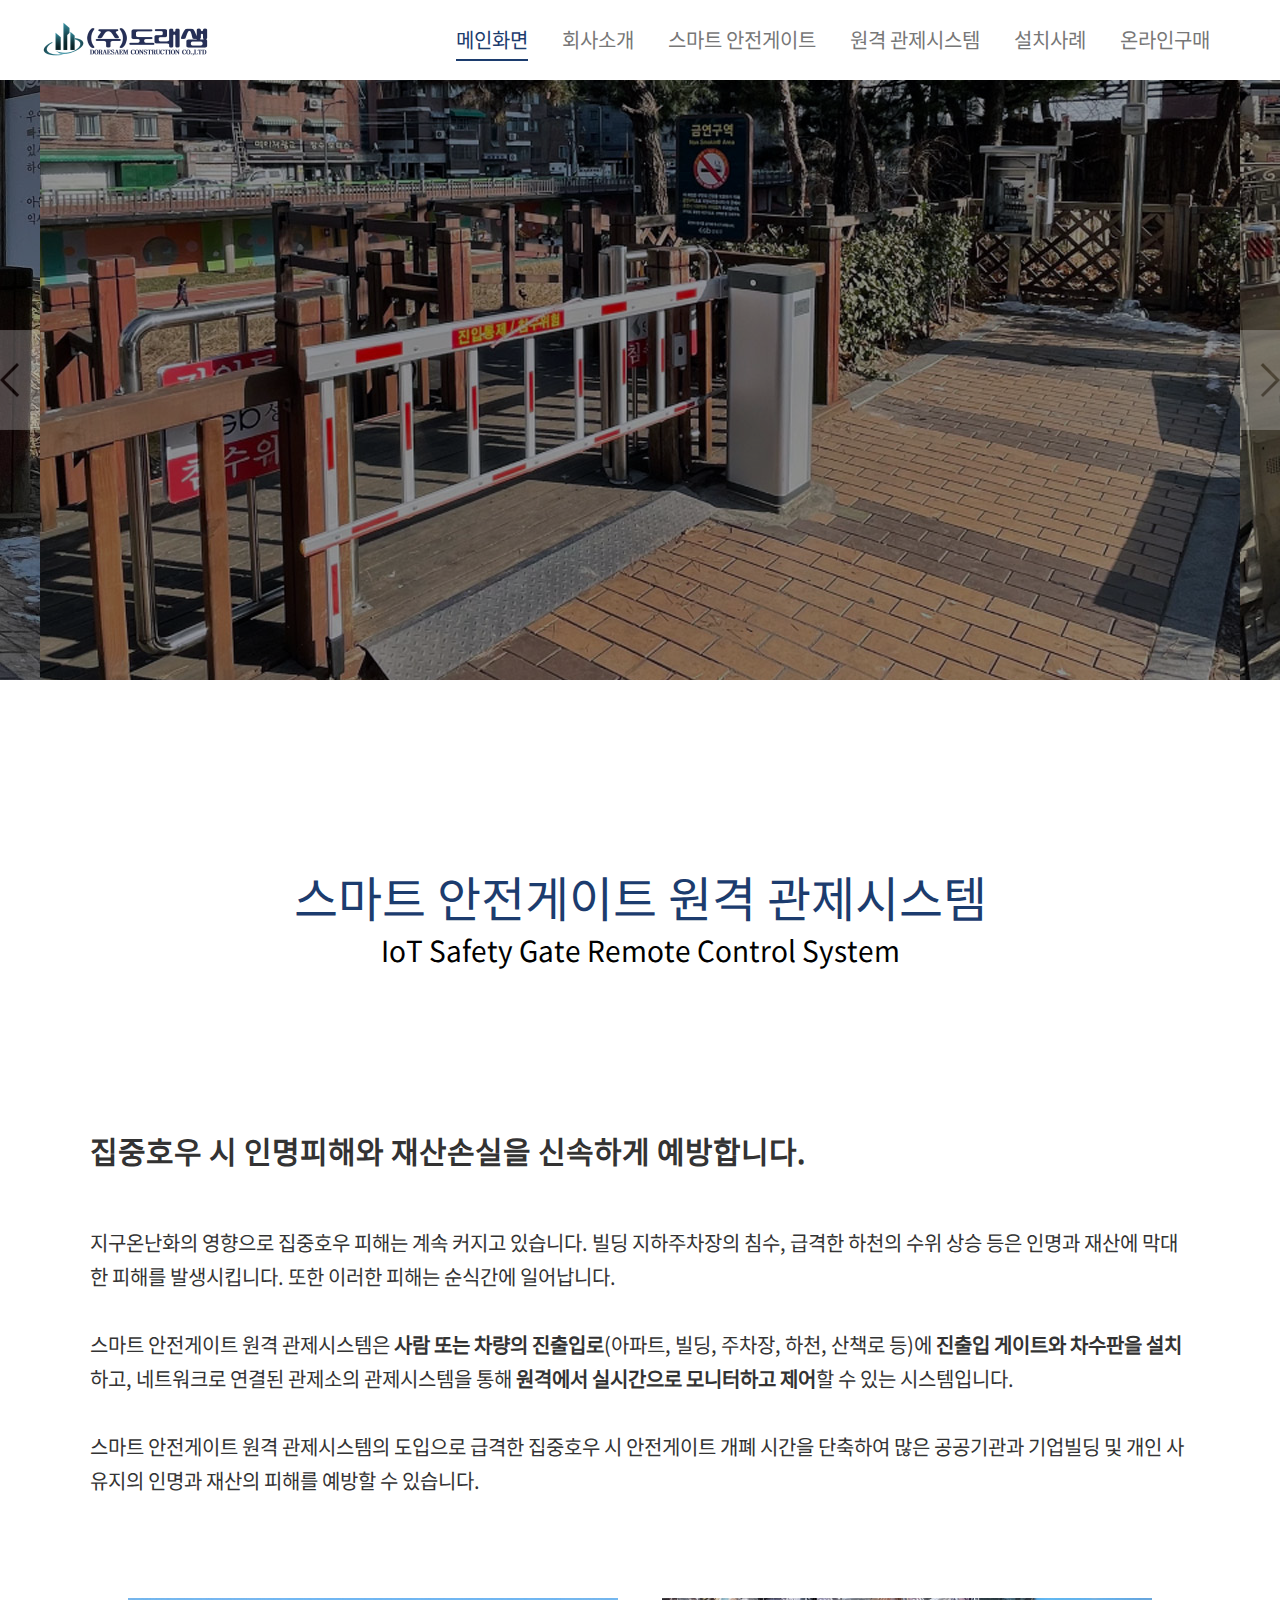
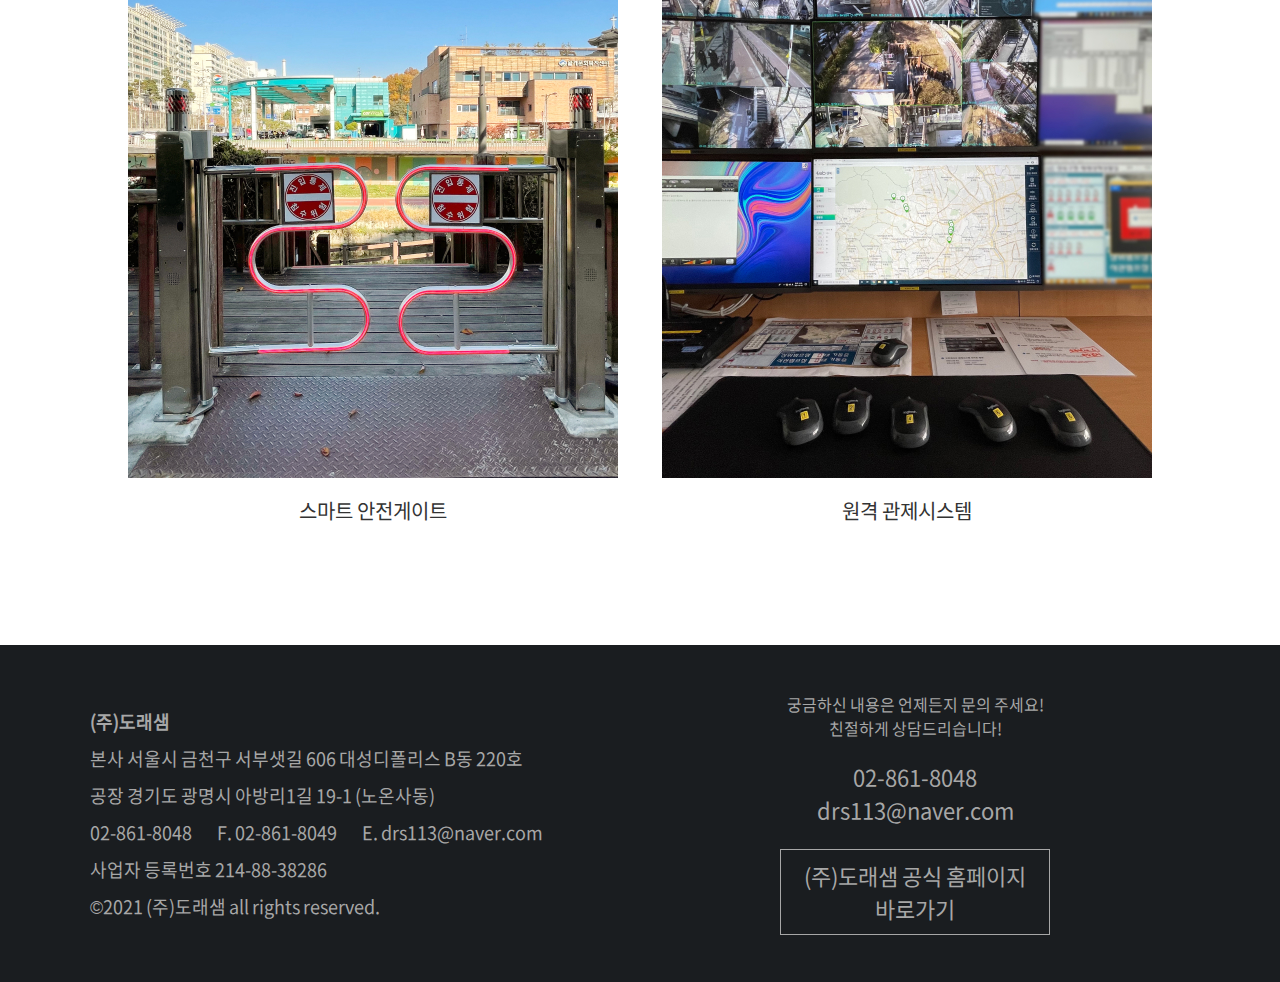
<file: html/index.html>
<!DOCTYPE html>
<html lang="ko">
<head>
    <meta charset="UTF-8">
    <meta name="viewport" content="width=device-width, initial-scale=1.0, maximum-scale=1.0, minimum-scale=1.0, user-scalable=no">
    <title>도래샘</title>
    <link rel="stylesheet" type="text/css" href="../css/reset.css">
    <link rel="stylesheet" type="text/css" href="../css/style.css">
    <link rel="stylesheet" type="text/css" href="../css/slick.css"/>
    <link rel="stylesheet" type="text/css" href="../css/slick-theme.css"/>
</head>
<body>
    <div id="header">
        <div class="inner">
            <div class="logo_area">
                <a href="index.html">(주)도래샘</a>
            </div>

            <button class="btn_nav"><span>메뉴 펼치기</span></button>
            
            <nav>
                <ul>
                    <li class="selected"><a href="index.html">메인화면</a></li>
                    <li><a href="company.html">회사소개</a></li>
                    <li><a href="smartgate.html">스마트 안전게이트</a></li>
                    <li><a href="system.html">원격 관제시스템</a></li>
                    <li>
                        <a href="javascript:void(0);">설치사례</a>
                        <ul class="sub">
                            <li><a href="gallery.html">진출입 안전게이트</a></li>
                            <li><a href="gallery.html">차수판</a></li>
                        </ul>                        
                    </li>
                    <li><a href="eshop.html">온라인구매</a></li>
                </ul>
            </nav>
        </div>
    </div>

    <div id="container">
        <!-- main slide -->
        <div id="main_slide">
            <!-- 첫번째 슬라이드가 가운데에 오도록 하기 위해서는 5-1-2-3-4 순으로 이미지 지정 /*필수*/ -->
            <button class="slide_item" data-modal="img_modal">
                <img src="../images/@temp_gate02_1200_800.jpg" alt="다섯번째 슬라이드">
            </button>
            <button class="slide_item" data-modal="img_modal">
                <img src="../images/@temp_gate01_1200_800.jpg" alt="첫번째 슬라이드">
            </button>
            <button class="slide_item" data-modal="img_modal">
                <img src="../images/@temp_gate02_1200_800.jpg" alt="두번째 슬라이드">
            </button>
            <button class="slide_item" data-modal="img_modal">
                <img src="../images/@temp_gate03_1200_800.jpg" alt="세번째 슬라이드">
            </button>
            <button class="slide_item" data-modal="img_modal">
                <img src="../images/@temp_gate01_1200_800.jpg" alt="네번째 슬라이드">
            </button>
        </div>
        <!-- //main slide -->

        <div class="content">
            <div class="inner">
                <h2>스마트 안전게이트 원격 관제시스템<p>IoT Safety Gate Remote Control System</p></h2>
                <h3>집중호우 시 인명피해와 재산손실을 신속하게 예방합니다.</h3>
                <p class="txt">
                    지구온난화의 영향으로 집중호우 피해는 계속 커지고 있습니다. 빌딩 지하주차장의 침수, 급격한 하천의 수위 상승 등은 인명과 재산에 막대한 피해를 발생시킵니다. 또한 이러한 피해는 순식간에 일어납니다.<br><br>
                    스마트 안전게이트 원격 관제시스템은 <b>사람 또는 차량의 진출입로</b>(아파트, 빌딩, 주차장, 하천, 산책로 등)에 <b>진출입 게이트와 차수판을 설치</b>하고, 네트워크로 연결된 관제소의 관제시스템을 통해 <b>원격에서 실시간으로 모니터하고 제어</b>할 수 있는 시스템입니다.<br><br>
                    스마트 안전게이트 원격 관제시스템의 도입으로 급격한 집중호우 시 안전게이트 개폐 시간을 단축하여 많은 공공기관과 기업빌딩 및 개인 사유지의 인명과 재산의 피해를 예방할 수 있습니다.
                </p>
                <div class="img_box">
                    <div class="img">
                        <a href="smartGate.html"><img src="../images/img_photo01.jpg" alt="시공 이미지"></a>
                        <p>스마트 안전게이트</p>
                    </div>
                    <div class="img">
                        <a href="system.html"><img src="../images/img_photo02.jpg" alt="시스템 이미지"></a>
                        <p>원격 관제시스템</p>
                    </div>
                </div>
            </div>
        </div>
    </div>

    <div id="footer">
        <div class="inner">
            <div class="info">
                <p>
                    <b>(주)도래샘</b><br>
                    본사  서울시 금천구 서부샛길 606 대성디폴리스 B동 220호<br>
                    공장  경기도 광명시 아방리1길 19-1 (노온사동)<br>
                    <span>02-861-8048</span><span>F. 02-861-8049</span><span>E. drs113@naver.com</span><br>
                    사업자 등록번호 214-88-38286<br>
                    ©2021 (주)도래샘 all rights reserved.
                </p>
            </div>
            <div class="info">
                <p>
                    <span>궁금하신 내용은 언제든지 문의 주세요!<br>친절하게 상담드리습니다!</span>
                    02-861-8048<br>drs113@naver.com
                    <a href="http://www.doraesaem.co.kr/" target="_blank">(주)도래샘 공식 홈페이지<br>바로가기</a>
                </p>
            </div>
        </div>
    </div>

    <!-- 슬라이드 이미지 크게보기 팝업 -->
    <div class="modal_wrap img_modal">
        <div class="modal">
            <button class="btn_close" onclick="closeModal();"><span class="blind">닫기</span></button>
            <img src="../images/@temp_gate01_1200_800.jpg" alt="첫번째 슬라이드">
        </div>
    </div>
    <!-- //슬라이드 이미지 크게보기 팝업 -->

    <script src="../js/jquery.min.js"></script>
    <script src="../js/common.js"></script>
    <script src="../js/slick.min.js"></script>
    </body>
</html>
</file>
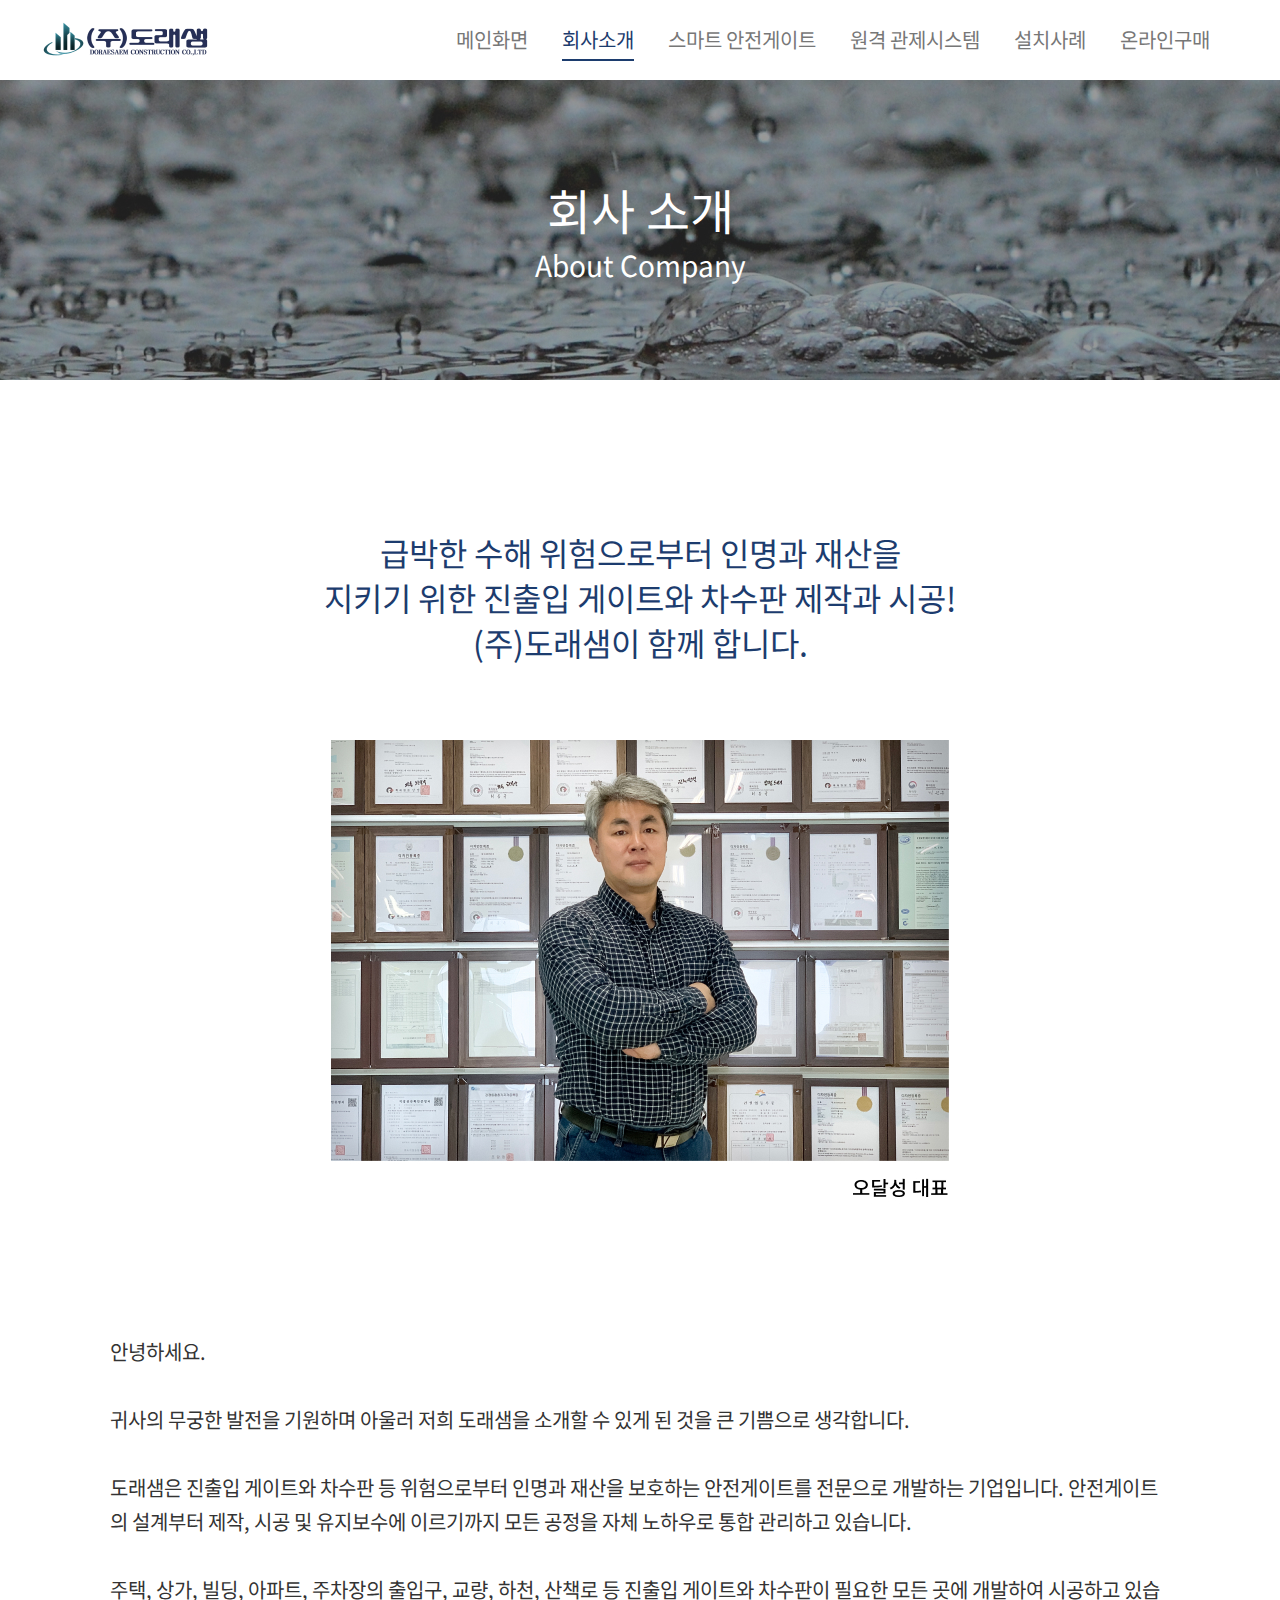
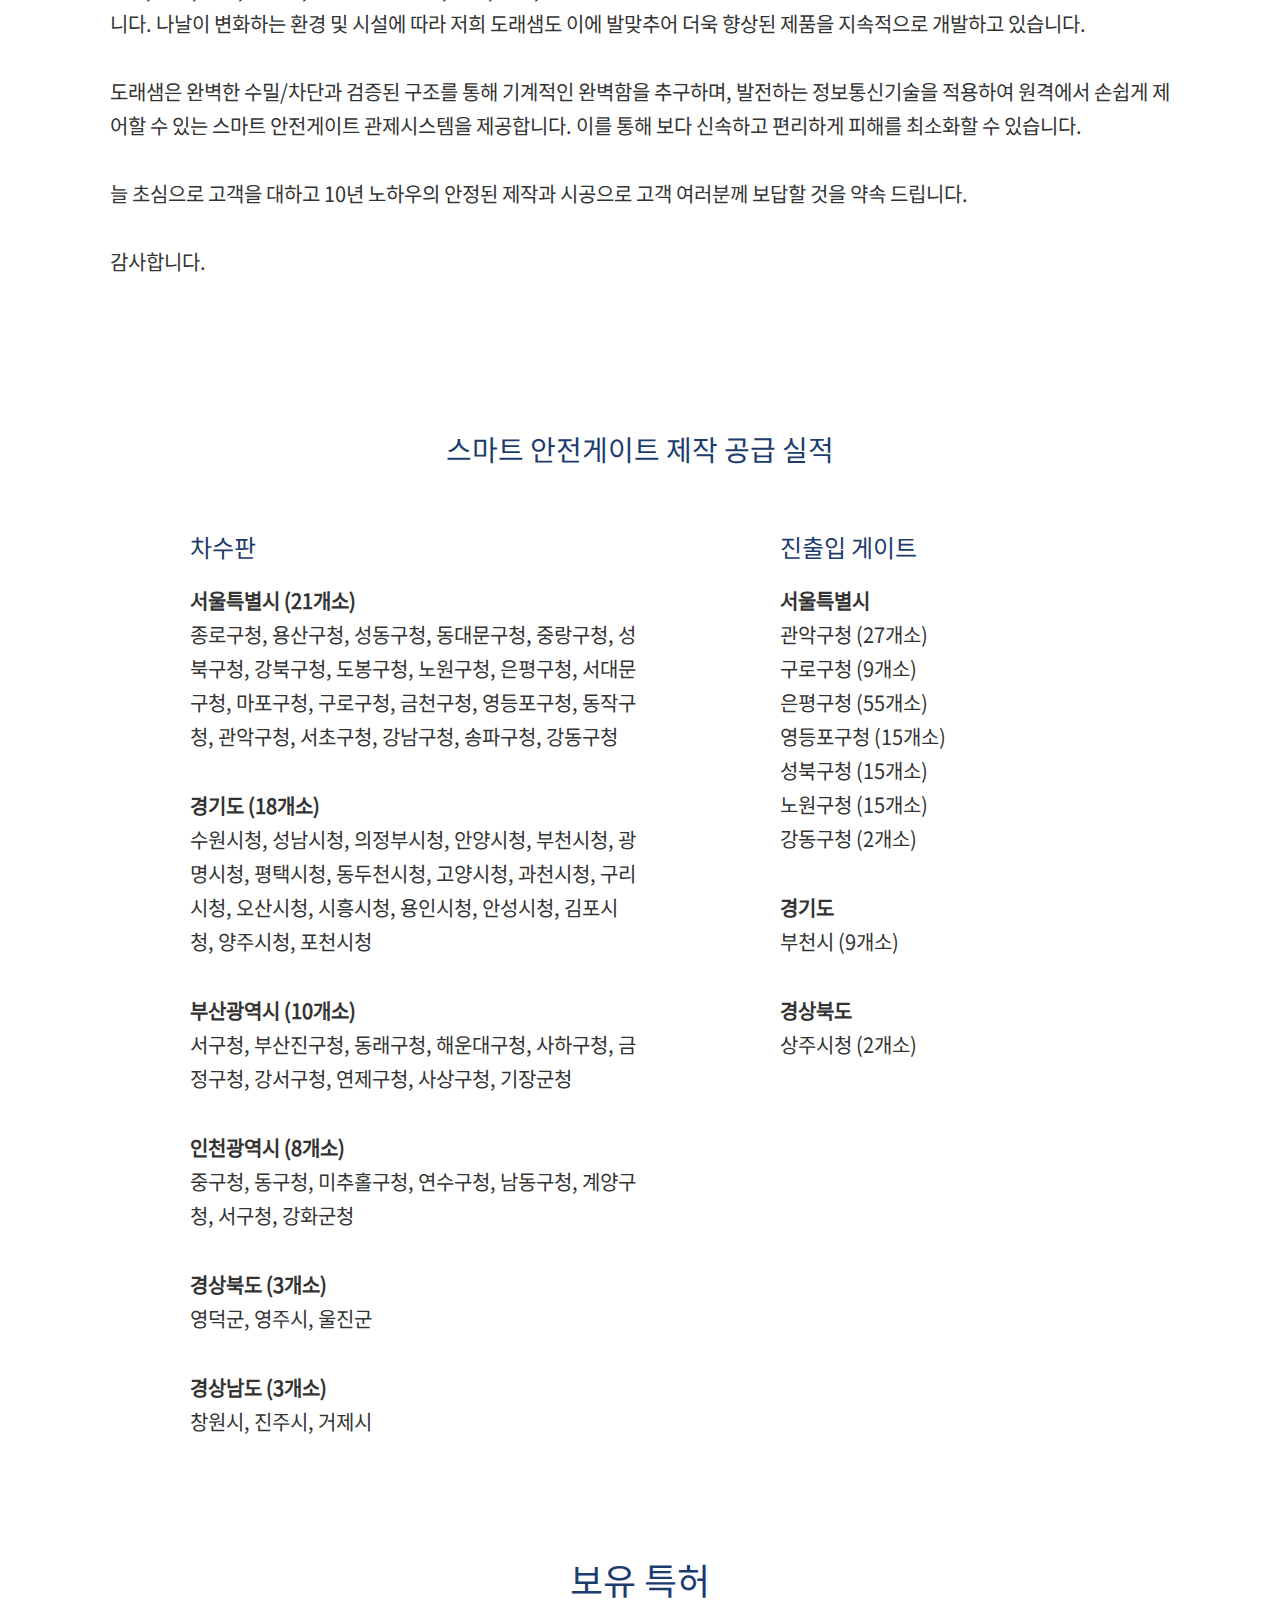
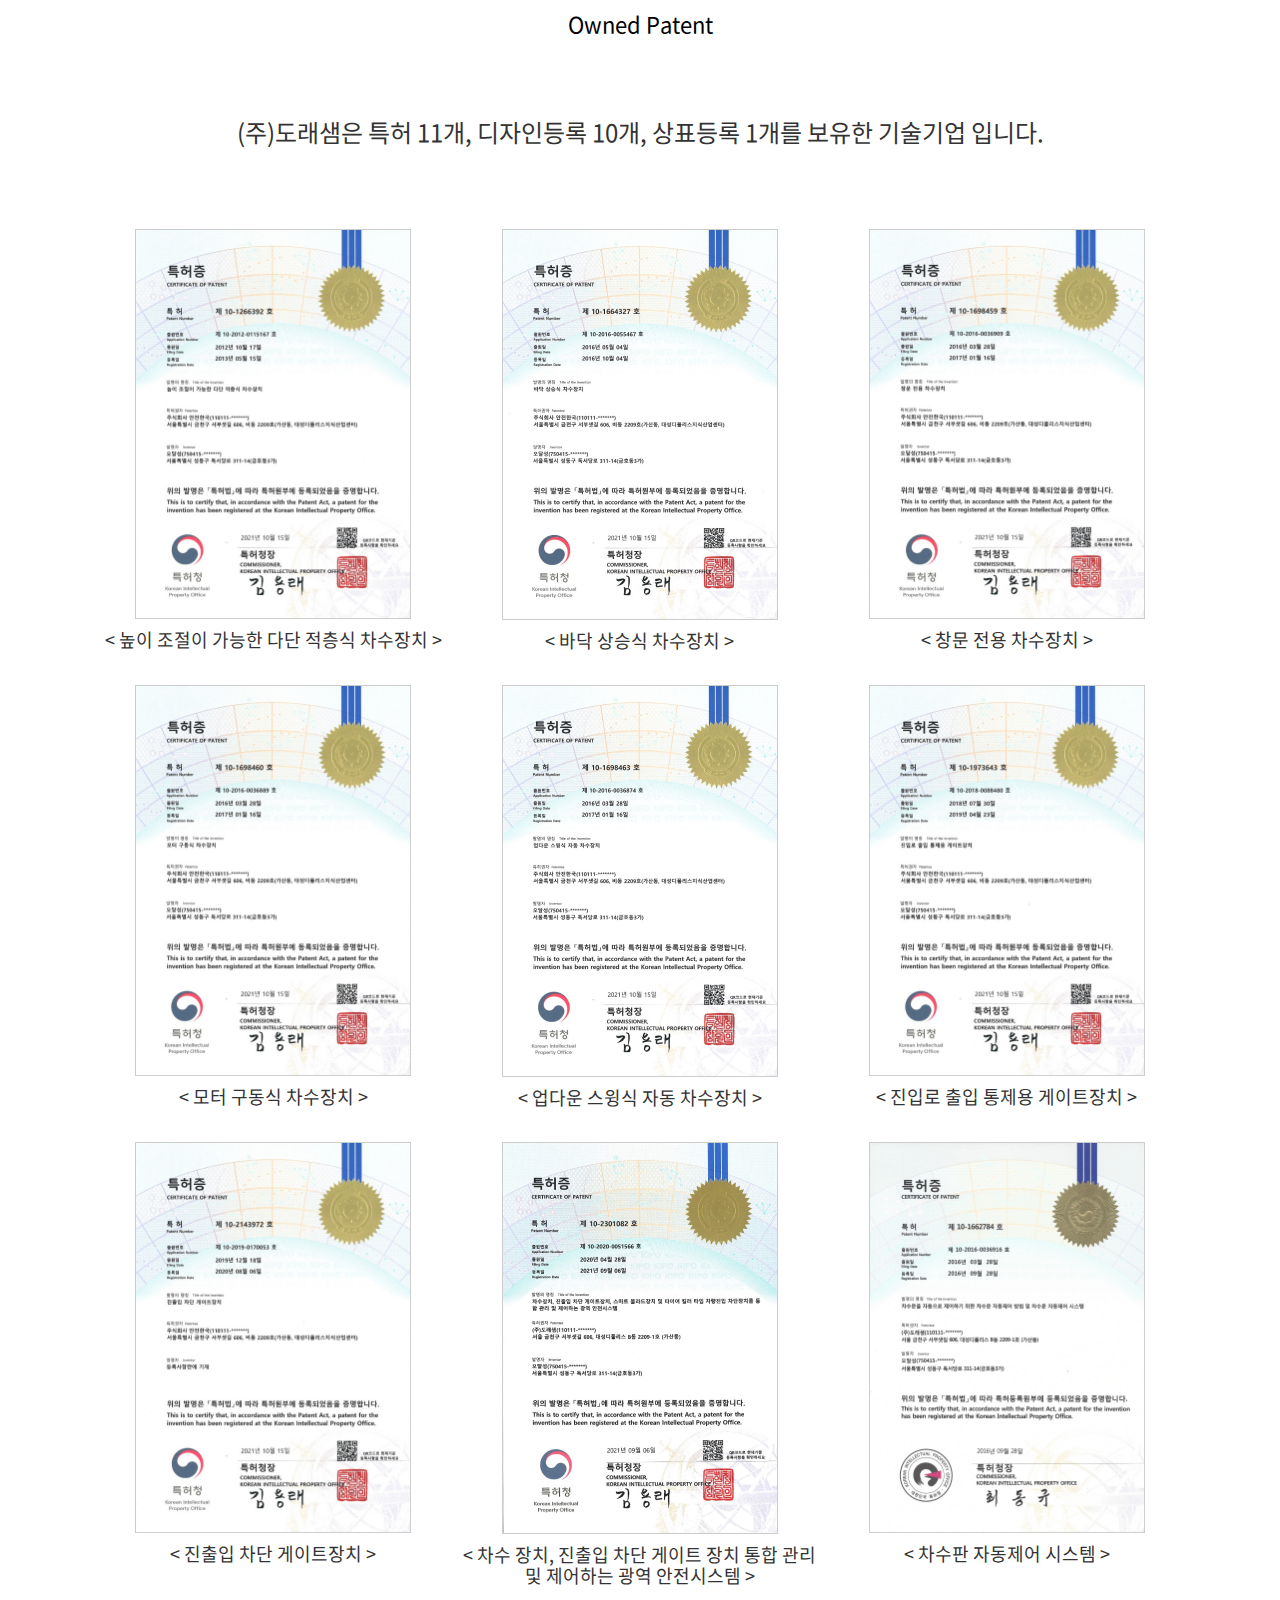
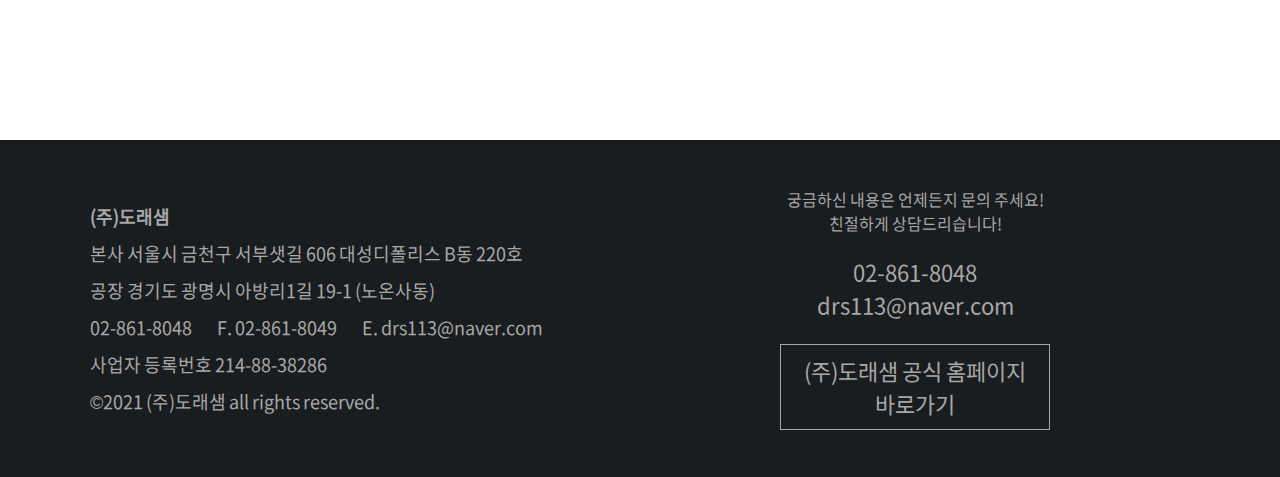
<file: html/company.html>
<!DOCTYPE html>
<html lang="ko">
<head>
    <meta charset="UTF-8">
    <meta name="viewport" content="width=device-width, initial-scale=1.0, maximum-scale=1.0, minimum-scale=1.0, user-scalable=no">
    <title>도래샘</title>
    <link rel="stylesheet" type="text/css" href="../css/reset.css">
    <link rel="stylesheet" type="text/css" href="../css/style.css">
    <link rel="stylesheet" type="text/css" href="../css/slick.css"/>
    <link rel="stylesheet" type="text/css" href="../css/slick-theme.css"/>
</head>
<body>
    <div id="header">
        <div class="inner">
            <div class="logo_area">
                <a href="index.html">(주)도래샘</a>
            </div>

            <button class="btn_nav"><span>메뉴 펼치기</span></button>
            
            <nav>
                <ul>
                    <li><a href="index.html">메인화면</a></li>
                    <li class="selected"><a href="company.html">회사소개</a></li>
                    <li><a href="smartgate.html">스마트 안전게이트</a></li>
                    <li><a href="system.html">원격 관제시스템</a></li>
                    <li>
                        <a href="javascript:void(0);">설치사례</a>
                        <ul class="sub">
                            <li><a href="gallery.html">진출입 안전게이트</a></li>
                            <li><a href="gallery.html">차수판</a></li>
                        </ul>                        
                    </li>
                    <li><a href="eshop.html">온라인구매</a></li>
                </ul>
            </nav>
        </div>
    </div>

    <div id="container">
        <div class="content">
            <div class="sub_top">
                <p>회사 소개<span>About Company</span></p>
            </div>

            <div class="inner company">
                <h2 class="tit">급박한 수해 위험으로부터 인명과 재산을<br>지키기 위한 진출입 게이트와 차수판 제작과 시공!<br>(주)도래샘이 함께 합니다.</h2>
                <div class="img_box">
                    <img src="../images/img_boss.jpg" alt="오달성 대표">
                </div>
                <p class="txt_msg">
                    안녕하세요.<br><br>
                    귀사의 무궁한 발전을 기원하며 아울러 저희 도래샘을 소개할 수 있게 된 것을 큰 기쁨으로 생각합니다.<br><br>
                    도래샘은 진출입 게이트와 차수판 등 위험으로부터 인명과 재산을 보호하는 안전게이트를 전문으로 개발하는 기업입니다. 안전게이트의 설계부터 제작, 시공 및 유지보수에 이르기까지 모든 공정을 자체 노하우로 통합 관리하고 있습니다.<br><br>
                    주택, 상가, 빌딩, 아파트, 주차장의 출입구, 교량, 하천, 산책로 등 진출입 게이트와 차수판이 필요한 모든 곳에 개발하여 시공하고 있습니다. 나날이 변화하는 환경 및 시설에 따라 저희 도래샘도 이에 발맞추어 더욱 향상된 제품을 지속적으로 개발하고 있습니다.<br><br>
                    도래샘은 완벽한 수밀/차단과 검증된 구조를 통해 기계적인 완벽함을 추구하며, 발전하는 정보통신기술을 적용하여 원격에서 손쉽게 제어할 수 있는 스마트 안전게이트 관제시스템을 제공합니다. 이를 통해 보다 신속하고 편리하게 피해를 최소화할 수 있습니다.<br><br>
                    늘 초심으로 고객을 대하고 10년 노하우의 안정된 제작과 시공으로 고객 여러분께 보답할 것을 약속 드립니다.<br><br>
                    감사합니다.
                </p>

                <div class="list_box">
                    <p class="tit">스마트 안전게이트 제작 공급 실적</p>

                    <ul>
                        <li>
                            <p class="list_tit">차수판</p>
                            <dl>
                                <dt>서울특별시 (21개소)</dt>
                                <dd>종로구청, 용산구청, 성동구청, 동대문구청, 중랑구청, 성북구청, 강북구청, 도봉구청, 노원구청, 은평구청, 서대문구청, 마포구청, 구로구청, 금천구청, 영등포구청, 동작구청, 관악구청, 서초구청, 강남구청, 송파구청, 강동구청</dd>
                                <dt>경기도 (18개소)</dt>
                                <dd>수원시청, 성남시청, 의정부시청, 안양시청, 부천시청, 광명시청, 평택시청, 동두천시청, 고양시청, 과천시청, 구리시청, 오산시청, 시흥시청, 용인시청, 안성시청, 김포시청, 양주시청, 포천시청</dd>                            
                                <dt>부산광역시 (10개소)</dt>
                                <dd>서구청, 부산진구청, 동래구청, 해운대구청, 사하구청, 금정구청, 강서구청, 연제구청, 사상구청, 기장군청</dd>
                                <dt>인천광역시 (8개소)</dt>
                                <dd>중구청, 동구청, 미추홀구청, 연수구청, 남동구청, 계양구청, 서구청, 강화군청</dd>
                                <dt>경상북도 (3개소)</dt>
                                <dd>영덕군, 영주시, 울진군</dd>
                                <dt>경상남도 (3개소)</dt>
                                <dd>창원시, 진주시, 거제시</dd>                            
                            </dl>
                        </li>
                        <li>
                            <p class="list_tit">진출입 게이트</p>
                            <dl>
                                <dt>서울특별시</dt>
                                <dd>관악구청 (27개소)<br>구로구청 (9개소)<br>은평구청 (55개소)<br>영등포구청 (15개소)<br>성북구청 (15개소)<br>노원구청 (15개소)<br>강동구청 (2개소)</dd>
                                <dt>경기도</dt>
                                <dd>부천시 (9개소)</dd>                                
                                <dt>경상북도</dt>
                                <dd>상주시청 (2개소)</dd>                                
                            </dl>
                        </li>
                    </ul>
                </div>

                <h2 class="sub_tit">보유 특허<p>Owned Patent</p></h2>
                <p class="txt pc">(주)도래샘은 특허 11개, 디자인등록 10개, 상표등록 1개를 보유한 기술기업 입니다.</p>
                <ul class="img_list">
                    <li><img src="../images/img_owned_patent01.jpg" alt="특허증 이미지"><p>< 높이 조절이 가능한 다단 적층식 차수장치 ></p></li>
                    <li><img src="../images/img_owned_patent02.jpg" alt="특허증 이미지"><p>< 바닥 상승식 차수장치 ></p></li>
                    <li><img src="../images/img_owned_patent03.jpg" alt="특허증 이미지"><p>< 창문 전용 차수장치 ></p></li>
                    <li><img src="../images/img_owned_patent04.jpg" alt="특허증 이미지"><p>< 모터 구동식 차수장치 ></p></li>
                    <li><img src="../images/img_owned_patent05.jpg" alt="특허증 이미지"><p>< 업다운 스윙식 자동 차수장치 ></p></li>
                    <li><img src="../images/img_owned_patent06.jpg" alt="특허증 이미지"><p>< 진입로 출입 통제용 게이트장치 ></p></li>
                    <li><img src="../images/img_owned_patent07.jpg" alt="특허증 이미지"><p>< 진출입 차단 게이트장치 ></p></li>
                    <li><img src="../images/img_owned_patent08.jpg" alt="특허증 이미지"><p>< 차수 장치, 진출입 차단 게이트 장치 통합 관리 및 제어하는 광역 안전시스템 ></p></li>
                    <li><img src="../images/img_owned_patent09.jpg" alt="특허증 이미지"><p>< 차수판 자동제어 시스템 ></p></li>
                </ul>
            </div>
        </div>
    </div>

    <div id="footer">
        <div class="inner">
            <div class="info">
                <p>
                    <b>(주)도래샘</b><br>
                    본사  서울시 금천구 서부샛길 606 대성디폴리스 B동 220호<br>
                    공장  경기도 광명시 아방리1길 19-1 (노온사동)<br>
                    <span>02-861-8048</span><span>F. 02-861-8049</span><span>E. drs113@naver.com</span><br>
                    사업자 등록번호 214-88-38286<br>
                    ©2021 (주)도래샘 all rights reserved.
                </p>
            </div>
            <div class="info">
                <p>
                    <span>궁금하신 내용은 언제든지 문의 주세요!<br>친절하게 상담드리습니다!</span>
                    02-861-8048<br>drs113@naver.com
                    <a href="http://www.doraesaem.co.kr/" target="_blank">(주)도래샘 공식 홈페이지<br>바로가기</a>
                </p>
            </div>
        </div>
    </div>

    <script src="../js/jquery.min.js"></script>
    <script src="../js/common.js"></script>
    <script src="../js/slick.min.js"></script>
    </body>
</html>
</file>
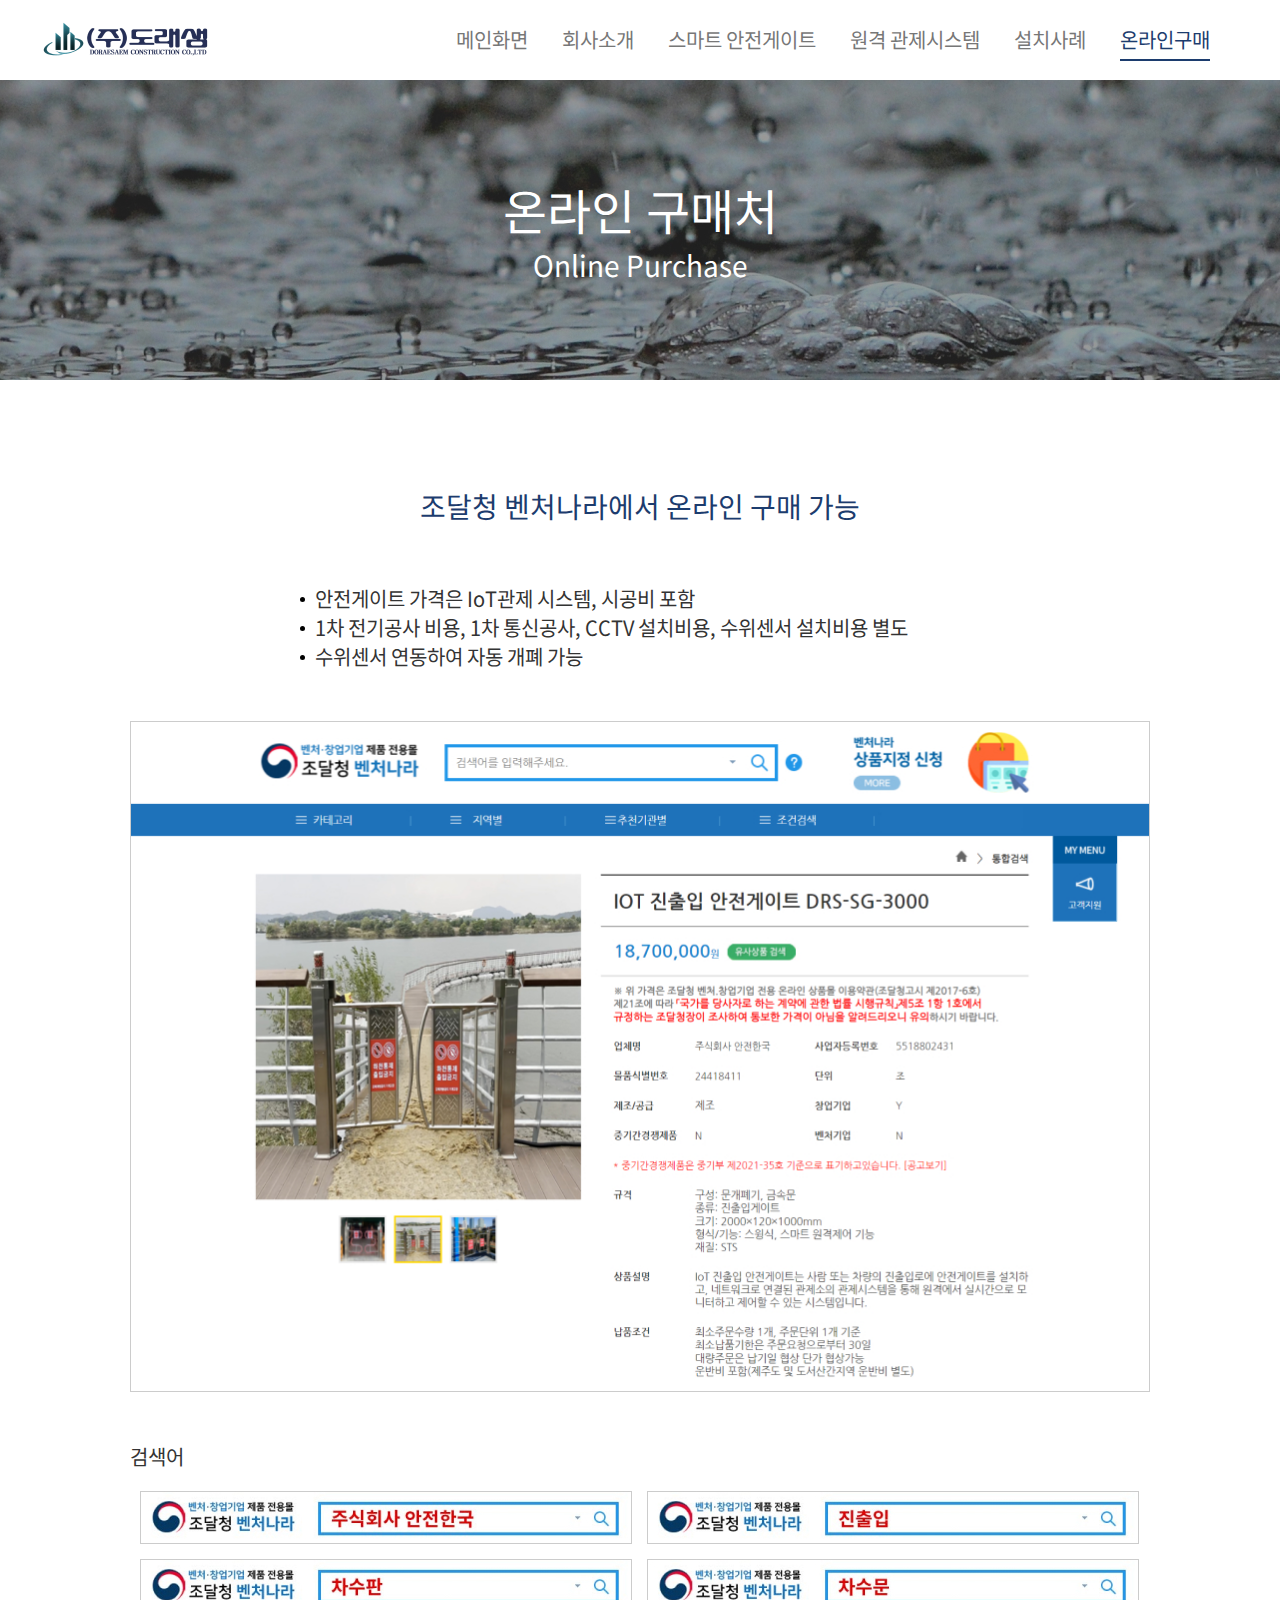
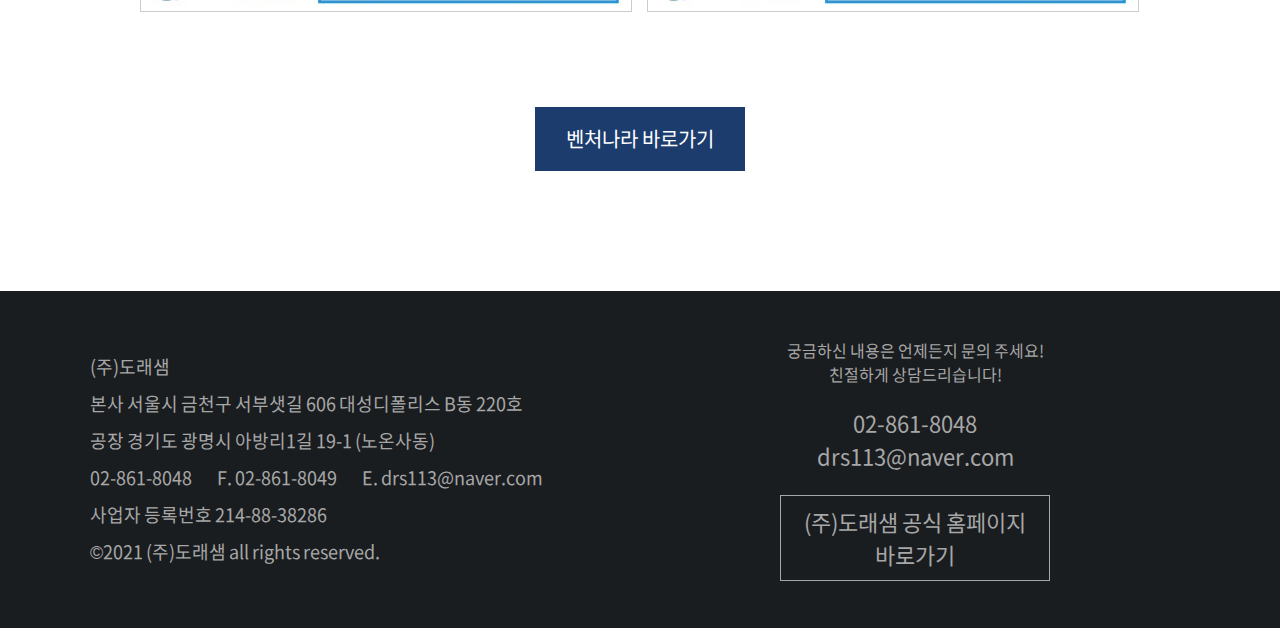
<file: html/eshop.html>
<!DOCTYPE html>
<html lang="ko">
<head>
    <meta charset="UTF-8">
    <meta name="viewport" content="width=device-width, initial-scale=1.0, maximum-scale=1.0, minimum-scale=1.0, user-scalable=no">
    <title>도래샘</title>
    <link rel="stylesheet" type="text/css" href="../css/reset.css">
    <link rel="stylesheet" type="text/css" href="../css/style.css">
    <link rel="stylesheet" type="text/css" href="../css/slick.css"/>
    <link rel="stylesheet" type="text/css" href="../css/slick-theme.css"/>
</head>
<body>
    <div id="header">
        <div class="inner">
            <div class="logo_area">
                <a href="index.html">(주)도래샘</a>
            </div>

            <button class="btn_nav"><span>메뉴 펼치기</span></button>
            
            <nav>
                <ul>
                    <li><a href="index.html">메인화면</a></li>
                    <li><a href="company.html">회사소개</a></li>
                    <li><a href="smartgate.html">스마트 안전게이트</a></li>
                    <li><a href="system.html">원격 관제시스템</a></li>
                    <li>
                        <a href="javascript:void(0);">설치사례</a>
                        <ul class="sub">
                            <li><a href="gallery.html">진출입 안전게이트</a></li>
                            <li><a href="gallery.html">차수판</a></li>
                        </ul>                        
                    </li>
                    <li class="selected"><a href="eshop.html">온라인구매</a></li>
                </ul>
            </nav>
        </div>
    </div>

    <div id="container">
        <div class="content">
            <div class="sub_top">
                <p>온라인 구매처<span>Online Purchase</span></p>
            </div>

            <div class="inner eshop">
                <h2>조달청 벤처나라에서 온라인 구매 가능</h2>
                <ul class="dot_list">
                    <li>안전게이트 가격은 IoT관제 시스템, 시공비 포함</li>
                    <li>1차 전기공사 비용, 1차 통신공사, CCTV 설치비용, 수위센서 설치비용 별도</li>
                    <li>수위센서 연동하여 자동 개폐 가능</li>
                </ul>
               
                <div class="box">
                    <div class="img_box">
                        <img src="../images/img_eshop01.jpg" alt="조달청 벤처나라 캡춰 이미지">
                    </div>

                    <p class="list_tit">검색어</p>
                    <ul>
                        <li><img src="../images/img_eshop02.jpg" alt="검색어 주식회사 안전한국"></li>
                        <li><img src="../images/img_eshop03.jpg" alt="검색어 진출입"></li>
                        <li><img src="../images/img_eshop04.jpg" alt="검색어 차수판"></li>
                        <li><img src="../images/img_eshop05.jpg" alt="검색어 차수문"></li>
                    </ul>

                    <a class="btn" href="https://venture.g2b.go.kr:8321/" target="_blank">벤처나라 바로가기</a>
                </div>
    
            </div>
        </div>
    </div>

    <div id="footer">
        <div class="inner">
            <div class="info">
                <p>
                    <b></b>(주)도래샘</b><br>
                    본사  서울시 금천구 서부샛길 606 대성디폴리스 B동 220호<br>
                    공장  경기도 광명시 아방리1길 19-1 (노온사동)<br>
                    <span>02-861-8048</span><span>F. 02-861-8049</span><span>E. drs113@naver.com</span><br>
                    사업자 등록번호 214-88-38286<br>
                    ©2021 (주)도래샘 all rights reserved.
                </p>
            </div>
            <div class="info">
                <p>
                    <span>궁금하신 내용은 언제든지 문의 주세요!<br>친절하게 상담드리습니다!</span>
                    02-861-8048<br>drs113@naver.com
                    <a href="http://www.doraesaem.co.kr/" target="_blank">(주)도래샘 공식 홈페이지<br>바로가기</a>
                </p>
            </div>
        </div>
    </div>

    <script src="../js/jquery.min.js"></script>
    <script src="../js/common.js"></script>
    <script src="../js/slick.min.js"></script>
    </body>
</html>
</file>
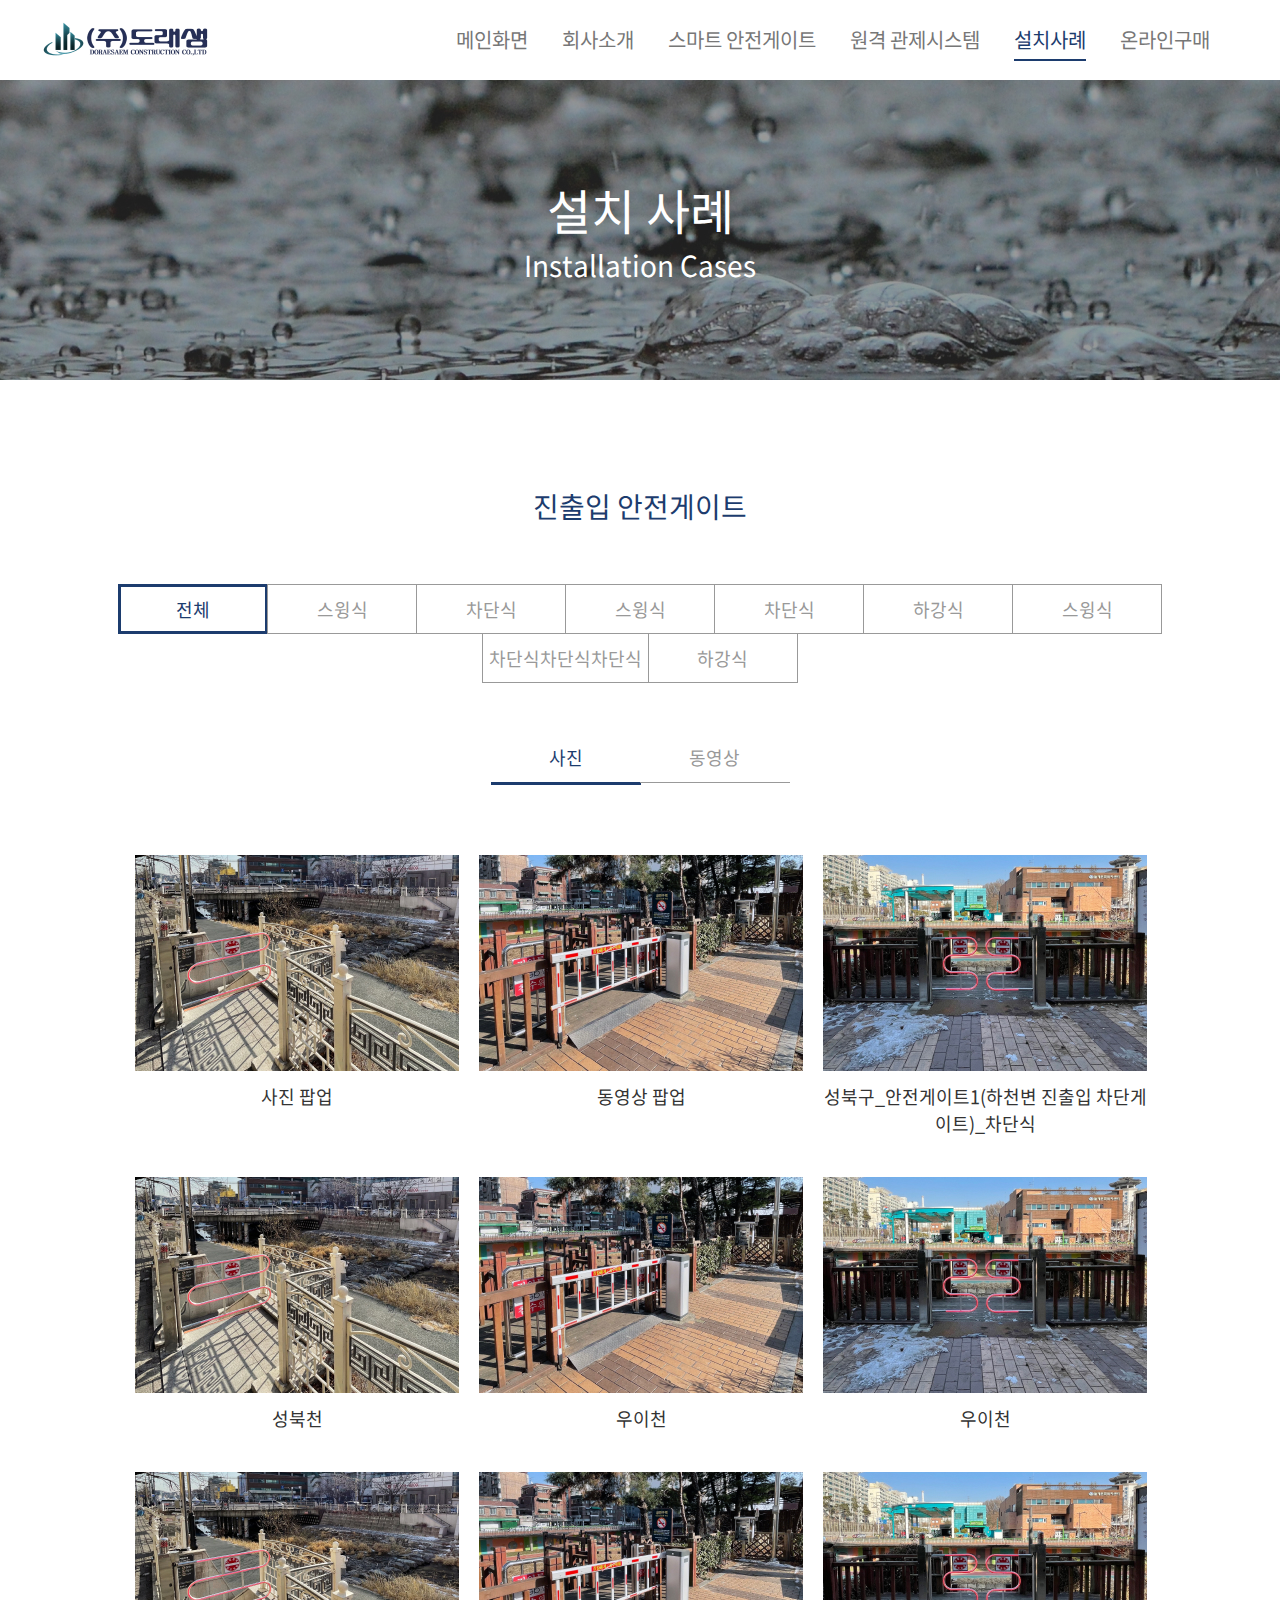
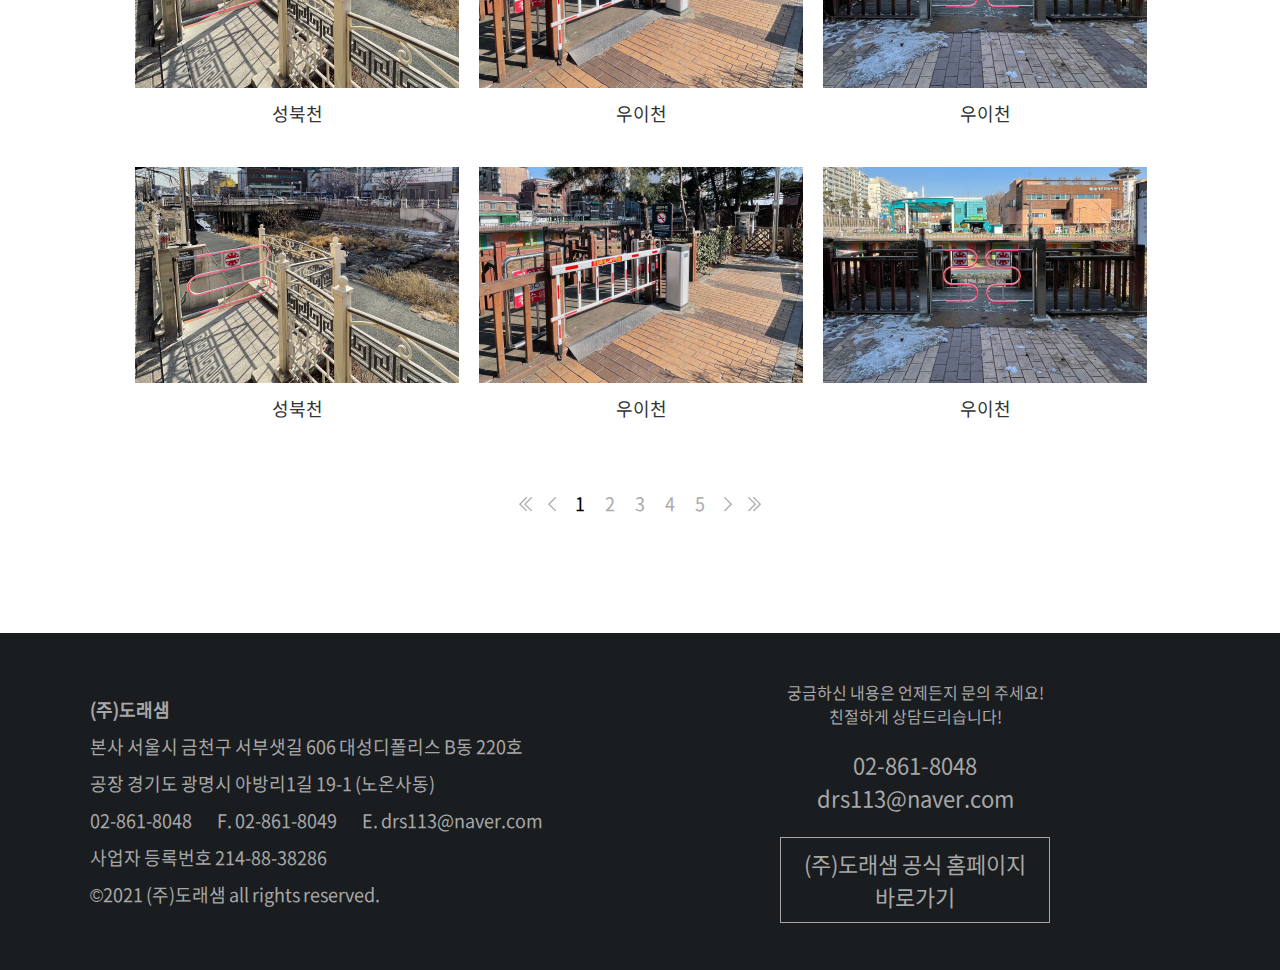
<file: html/gallery.html>
<!DOCTYPE html>
<html lang="ko">
<head>
    <meta charset="UTF-8">
    <meta name="viewport" content="width=device-width, initial-scale=1.0, maximum-scale=1.0, minimum-scale=1.0, user-scalable=no">
    <title>도래샘</title>
    <link rel="stylesheet" type="text/css" href="../css/reset.css">
    <link rel="stylesheet" type="text/css" href="../css/style.css">
    <link rel="stylesheet" type="text/css" href="../css/slick.css"/>
    <link rel="stylesheet" type="text/css" href="../css/slick-theme.css"/>
</head>
<body>
    <div id="header">
        <div class="inner">
            <div class="logo_area">
                <a href="index.html">(주)도래샘</a>
            </div>

            <button class="btn_nav"><span>메뉴 펼치기</span></button>
            
            <nav>
                <ul>
                    <li><a href="index.html">메인화면</a></li>
                    <li><a href="company.html">회사소개</a></li>
                    <li><a href="smartgate.html">스마트 안전게이트</a></li>
                    <li><a href="system.html">원격 관제시스템</a></li>
                    <li class="selected">
                        <a href="javascript:void(0);">설치사례</a>
                        <ul class="sub">
                            <li><a href="gallery.html">진출입 안전게이트</a></li>
                            <li><a href="gallery.html">차수판</a></li>
                        </ul>                        
                    </li>
                    <li><a href="eshop.html">온라인구매</a></li>
                </ul>
            </nav>
        </div>
    </div>

    <div id="container">
        <div class="content">
            <div class="sub_top">
                <p>설치 사례<span>Installation Cases</span></p>
            </div>

            <div class="inner gallery">
                <h2>진출입 안전게이트</h2>
                
                <div class="tab_wrap">
                    <ul class="tabs">
                        <li class="on"><a href="#">전체</a></li>
                        <li><a href="#">스윙식</a></li>
                        <li><a href="#">차단식</a></li>                        
                        <li><a href="#">스윙식</a></li>
                        <li><a href="#">차단식</a></li>
                        <li><a href="#">하강식</a></li>
                        <li><a href="#">스윙식</a></li>
                        <li><a href="#">차단식차단식차단식</a></li>
                        <li><a href="#">하강식</a></li>
                    </ul>
                </div>

                <div class="tab_wrap">
                    <ul class="tabs line_type">
                        <li class="on"><a href="#">사진</a></li>
                        <li><a href="#">동영상</a></li>
                    </ul>
                </div>
    
                <div class="box">
                    <ul class="gallery_list">
                        <li data-modal="gallery_modal"> 
                            <!-- 
                                data-modal 모달 종류
                                이미지 슬라이드 : gallery_modal
                                동영상 : video_modal 
                            -->
                            <img src="../images/@temp_thum01_324_216.jpg" alt="사례 이미지">
                            <p>사진 팝업</p>
                        </li>
                        <li data-modal="video_modal">
                            <img src="../images/@temp_thum02_324_216.jpg" alt="사례 이미지">
                            <p>동영상 팝업</p>
                        </li>
                        <li>
                            <img src="../images/@temp_thum03_324_216.jpg" alt="사례 이미지">
                            <p>성북구_안전게이트1(하천변 진출입 차단게이트)_차단식</p>
                        </li>
                        <li>
                            <img src="../images/@temp_thum01_324_216.jpg" alt="사례 이미지">
                            <p>성북천</p>
                        </li>
                        <li>
                            <img src="../images/@temp_thum02_324_216.jpg" alt="사례 이미지">
                            <p>우이천</p>
                        </li>
                        <li>
                            <img src="../images/@temp_thum03_324_216.jpg" alt="사례 이미지">
                            <p>우이천</p>
                        </li>
                        <li>
                            <img src="../images/@temp_thum01_324_216.jpg" alt="사례 이미지">
                            <p>성북천</p>
                        </li>
                        <li>
                            <img src="../images/@temp_thum02_324_216.jpg" alt="사례 이미지">
                            <p>우이천</p>
                        </li>
                        <li>
                            <img src="../images/@temp_thum03_324_216.jpg" alt="사례 이미지">
                            <p>우이천</p>
                        </li>
                        <li>
                            <img src="../images/@temp_thum01_324_216.jpg" alt="사례 이미지">
                            <p>성북천</p>
                        </li>
                        <li>
                            <img src="../images/@temp_thum02_324_216.jpg" alt="사례 이미지">
                            <p>우이천</p>
                        </li>
                        <li>
                            <img src="../images/@temp_thum03_324_216.jpg" alt="사례 이미지">
                            <p>우이천</p>
                        </li>
                    </ul>

                    <div class="paging">
                        <a href="#" class="direction first"><span class="blind">처음</span></a>
                        <a href="#" class="direction prev"><span class="blind">이전</span></a>
                        <strong>1</strong>
                        <a href="#">2</a>
                        <a href="#">3</a>
                        <a href="#">4</a>
                        <a href="#">5</a>
                        <a href="#" class="direction next"><span class="blind">다음</span></a>
                        <a href="#" class="direction last"><span class="blind">끝</span></a>
                    </div>
                </div>
    
            </div>
        </div>
    </div>

    <div id="footer">
        <div class="inner">
            <div class="info">
                <p>
                    <b>(주)도래샘</b><br>
                    본사  서울시 금천구 서부샛길 606 대성디폴리스 B동 220호<br>
                    공장  경기도 광명시 아방리1길 19-1 (노온사동)<br>
                    <span>02-861-8048</span><span>F. 02-861-8049</span><span>E. drs113@naver.com</span><br>
                    사업자 등록번호 214-88-38286<br>
                    ©2021 (주)도래샘 all rights reserved.
                </p>
            </div>
            <div class="info">
                <p>
                    <span>궁금하신 내용은 언제든지 문의 주세요!<br>친절하게 상담드리습니다!</span>
                    02-861-8048<br>drs113@naver.com
                    <a href="http://www.doraesaem.co.kr/" target="_blank">(주)도래샘 공식 홈페이지<br>바로가기</a>
                </p>
            </div>
        </div>
    </div>

     <!-- 이미지 슬라이드 팝업 -->
     <div class="modal_wrap gallery_modal">
        <div class="modal">
            <button class="btn_close" onclick="closeModal();"><span class="blind">닫기</span></button>
            <!-- gallery slide -->
            <div id="gallery_slide">
                <div class="slide_item">
                    <img src="../images/@temp_gate01_1200_800.jpg" alt="첫번째 슬라이드">
                    <p class="txt">우이천</p>
                </div>
                <div class="slide_item">
                    <img src="../images/@temp_gate02_1200_800.jpg" alt="두번째 슬라이드">
                    <p class="txt">성북천</p>
                </div>
                <div class="slide_item">
                    <img src="../images/@temp_gate03_1200_800.jpg" alt="세번째 슬라이드">
                    <p class="txt">우이천</p>
                </div>
            </div>
            <!-- //gallery slide -->
        </div>
    </div>
    <!-- //이미지 슬라이드 팝업 -->


     <!-- 동영상 팝업 -->
     <div class="modal_wrap video_modal">
        <div class="modal">
            <button class="btn_close" onclick="closeModal();"><span class="blind">닫기</span></button>
            <img src="../images/img_blank.png" alt="" class="mw img_temp">   <!-- 모바일버전에서 아이프레임 비율을 고정해주는 백그라운드 이미지, 삭제할 경우 영상 비율이 안맞게됨 -->
            <iframe width="1200" height="675" src="https://www.youtube.com/embed/y2fNWob6ysc" title="YouTube video player" frameborder="0" allow="accelerometer; autoplay; clipboard-write; encrypted-media; gyroscope; picture-in-picture" allowfullscreen></iframe>
            <p class="txt">성북구_안전게이트2(하천변 진출입 차단게이트)_차단식</p>
        </div>
    </div>
    <!-- //동영상 팝업 -->

    <script src="../js/jquery.min.js"></script>
    <script src="../js/common.js"></script>
    <script src="../js/slick.min.js"></script>
    </body>
</html>
</file>
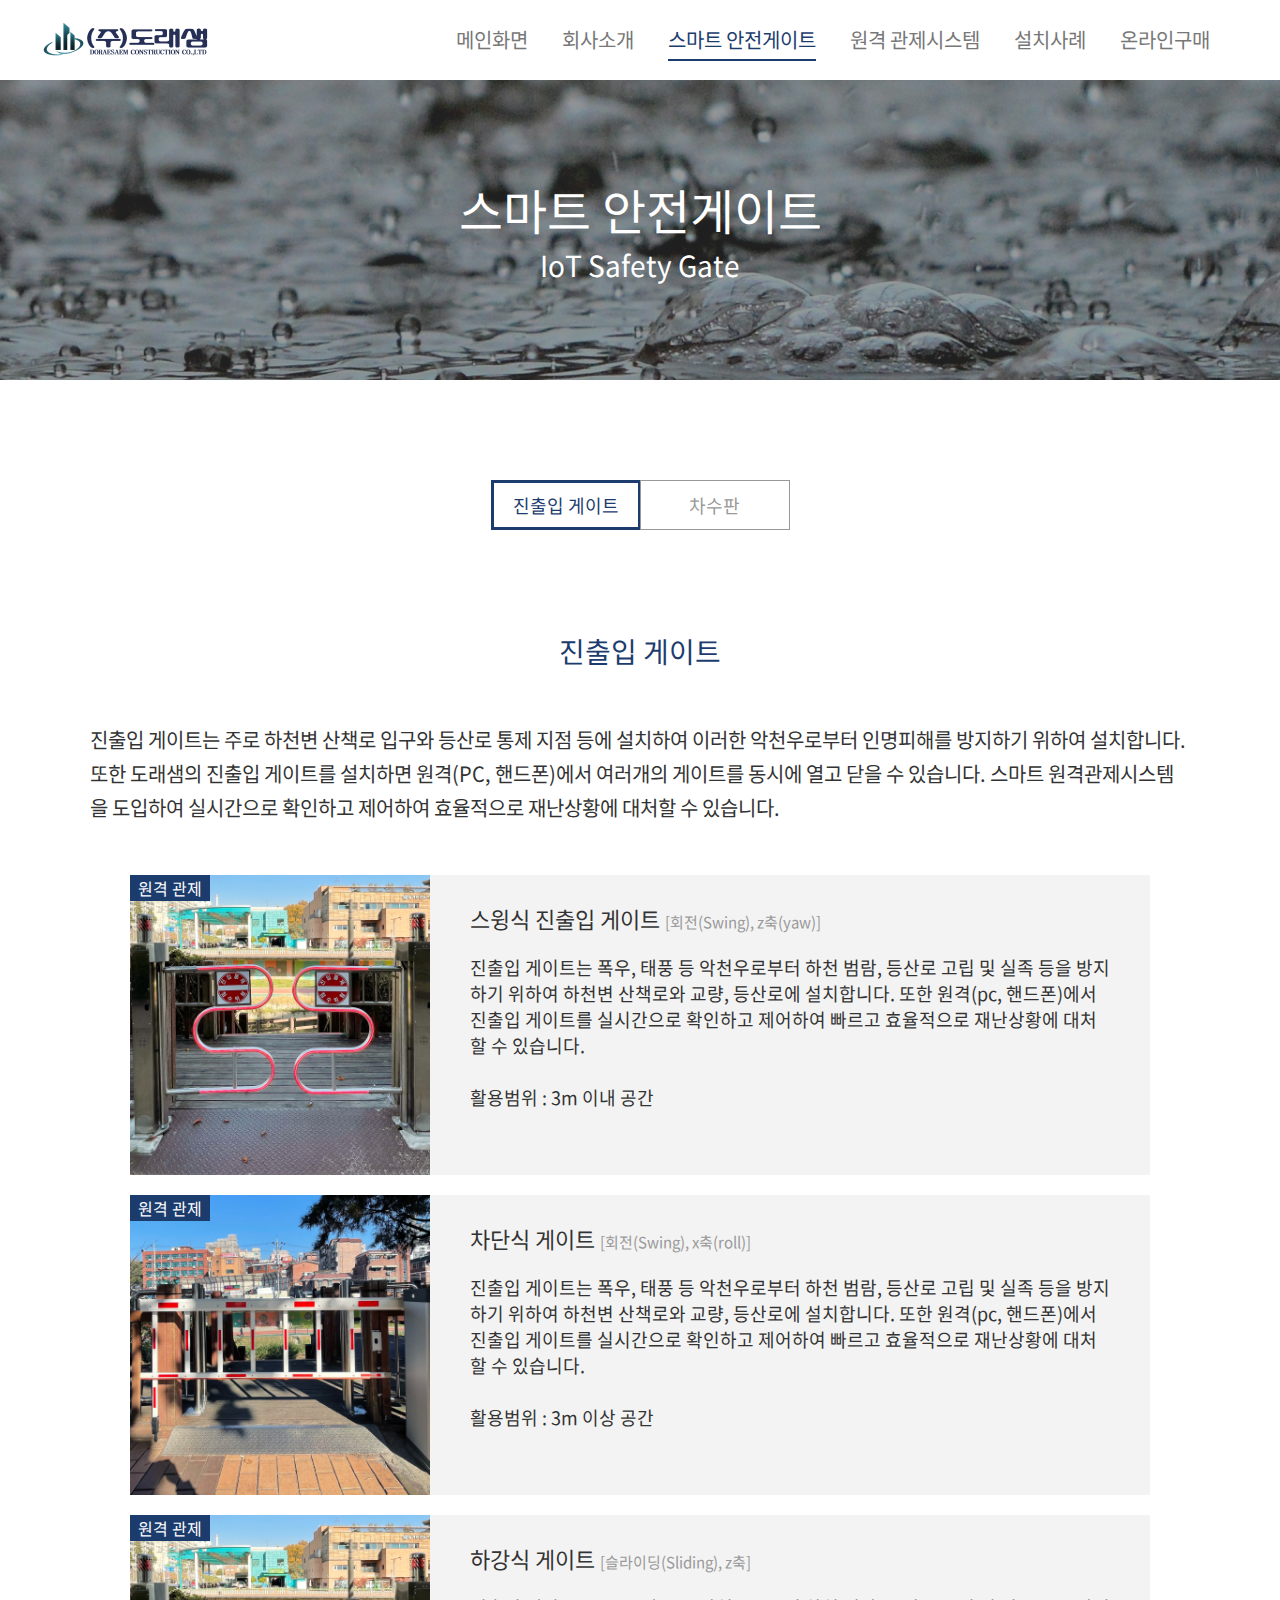
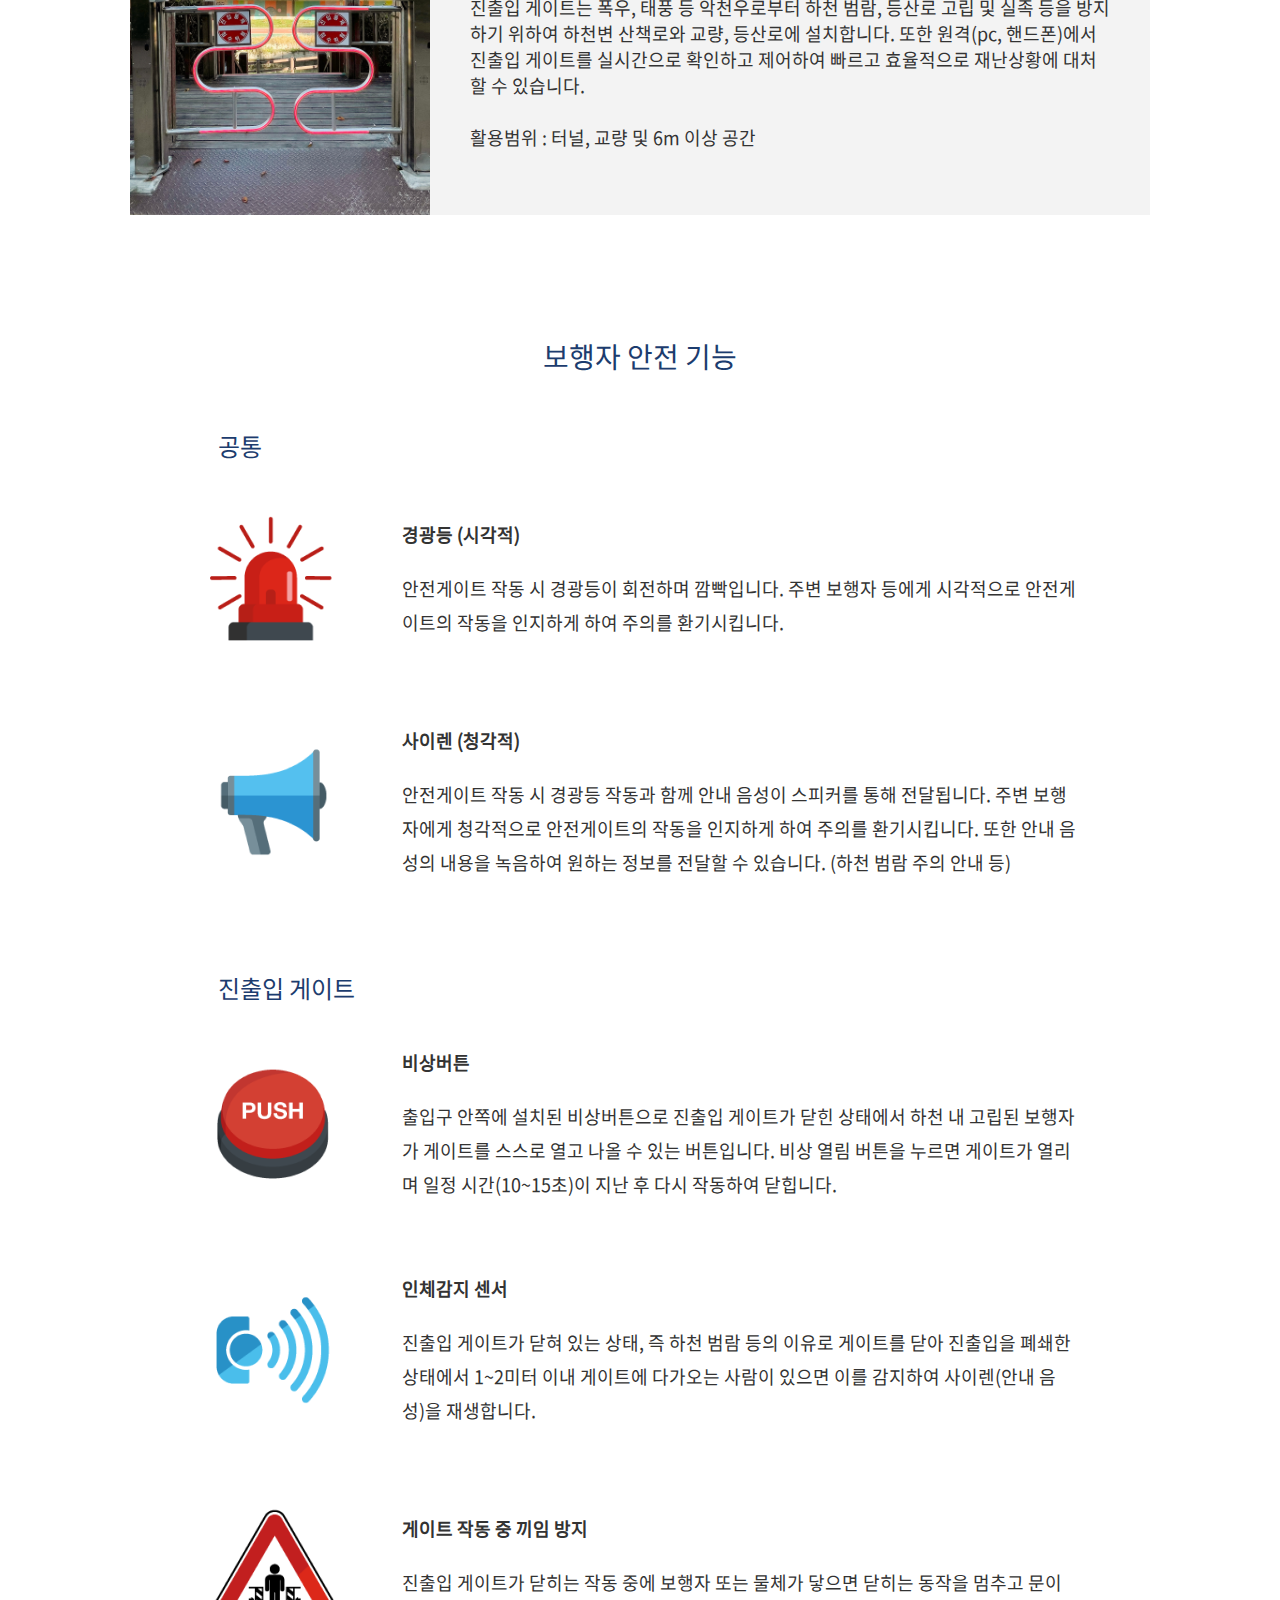
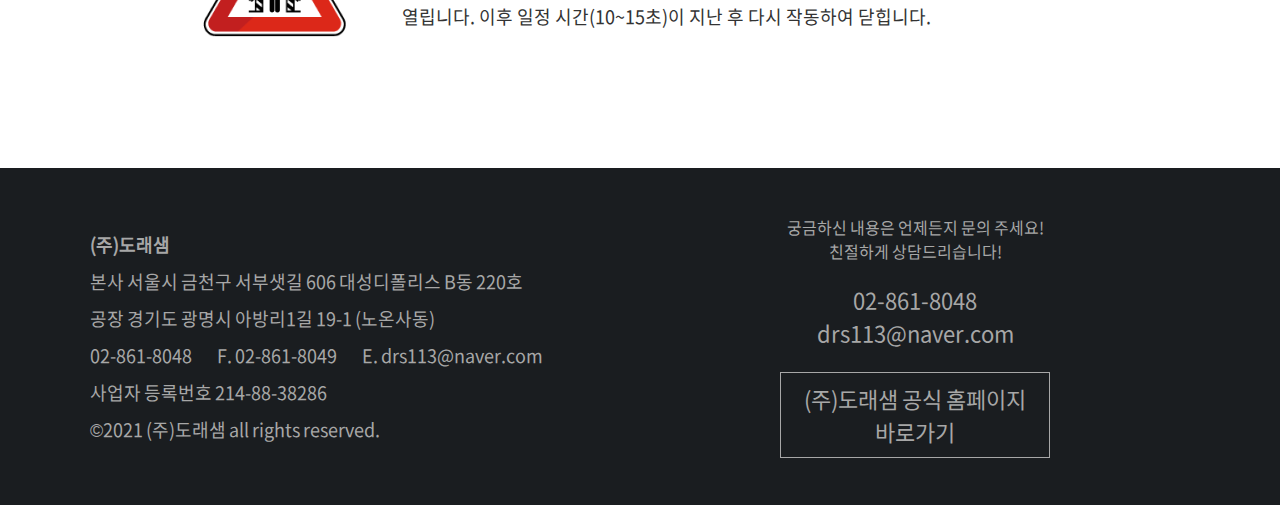
<file: html/smartGate.html>
<!DOCTYPE html>
<html lang="ko">
<head>
    <meta charset="UTF-8">
    <meta name="viewport" content="width=device-width, initial-scale=1.0, maximum-scale=1.0, minimum-scale=1.0, user-scalable=no">
    <title>도래샘</title>
    <link rel="stylesheet" type="text/css" href="../css/reset.css">
    <link rel="stylesheet" type="text/css" href="../css/style.css">
    <link rel="stylesheet" type="text/css" href="../css/slick.css"/>
    <link rel="stylesheet" type="text/css" href="../css/slick-theme.css"/>
</head>
<body>
    <div id="header">
        <div class="inner">
            <div class="logo_area">
                <a href="index.html">(주)도래샘</a>
            </div>

            <button class="btn_nav"><span>메뉴 펼치기</span></button>
            
            <nav>
                <ul>
                    <li><a href="index.html">메인화면</a></li>
                    <li><a href="company.html">회사소개</a></li>
                    <li class="selected"><a href="smartgate.html">스마트 안전게이트</a></li>
                    <li><a href="system.html">원격 관제시스템</a></li>
                    <li>
                        <a href="javascript:void(0);">설치사례</a>
                        <ul class="sub">
                            <li><a href="gallery.html">진출입 안전게이트</a></li>
                            <li><a href="gallery.html">차수판</a></li>
                        </ul>                        
                    </li>
                    <li><a href="eshop.html">온라인구매</a></li>
                </ul>
            </nav>
        </div>
    </div>

    <div id="container">
        <div class="content">
            <div class="sub_top">
                <p>스마트 안전게이트<span>IoT Safety Gate</span></p>
            </div>

            <div class="inner smartgate">
                <div class="tab_wrap">
                    <ul class="tabs">
                        <li class="on"><a href="smartGate.html">진출입 게이트</a></li>
                        <li><a href="smartGate_2.html">차수판</a></li>
                    </ul>
                </div>
                
                <h2 class="sub_tit">진출입 게이트</h2>
                <p>진출입 게이트는 주로 하천변 산책로 입구와 등산로 통제 지점 등에 설치하여 이러한 악천우로부터 인명피해를 방지하기 위하여 설치합니다.
                또한 도래샘의 진출입 게이트를 설치하면 원격(PC, 핸드폰)에서 여러개의 게이트를 동시에 열고 닫을 수 있습니다.
                스마트 원격관제시스템을 도입하여 실시간으로 확인하고 제어하여 효율적으로 재난상황에 대처할 수 있습니다.</p>
                
                <div class="box">
                    <ul class="gate_list">
                        <li>
                            <div class="img">
                                <span class="flag">원격 관제</span>
                                <img src="../images/img_gate01.jpg" alt="게이트 이미지">
                            </div>                            
                            <dl class="desc">
                                <dt>스윙식 진출입 게이트 <span>[회전(Swing), z축(yaw)]</span></dt>
                                <dd>진출입 게이트는 폭우, 태풍 등 악천우로부터 하천 범람, 등산로 고립 및 실족 등을 방지하기 위하여 하천변 산책로와 교량, 등산로에 설치합니다.
                                    또한 원격(pc, 핸드폰)에서 진출입 게이트를 실시간으로 확인하고 제어하여 빠르고 효율적으로 재난상황에 대처할 수 있습니다.<br><br>
                                    활용범위 : 3m 이내 공간</dd>
                            </dl>                          
                        </li>
                        <li>
                            <div class="img">
                                <span class="flag">원격 관제</span>
                                <img src="../images/img_gate02.jpg" alt="게이트 이미지">
                            </div>                            
                            <dl class="desc">
                                <dt>차단식 게이트 <span>[회전(Swing), x축(roll)]</span></dt>
                                <dd>진출입 게이트는 폭우, 태풍 등 악천우로부터 하천 범람, 등산로 고립 및 실족 등을 방지하기 위하여 하천변 산책로와 교량, 등산로에 설치합니다.
                                    또한 원격(pc, 핸드폰)에서 진출입 게이트를 실시간으로 확인하고 제어하여 빠르고 효율적으로 재난상황에 대처할 수 있습니다.<br><br>
                                    활용범위 : 3m 이상 공간</dd>
                            </dl>                          
                        </li>
                        <li>
                            <div class="img">
                                <span class="flag">원격 관제</span>
                                <img src="../images/img_gate01.jpg" alt="게이트 이미지">
                            </div>                            
                            <dl class="desc">
                                <dt>하강식 게이트 <span>[슬라이딩(Sliding), z축]</span></dt>
                                <dd>진출입 게이트는 폭우, 태풍 등 악천우로부터 하천 범람, 등산로 고립 및 실족 등을 방지하기 위하여 하천변 산책로와 교량, 등산로에 설치합니다.
                                    또한 원격(pc, 핸드폰)에서 진출입 게이트를 실시간으로 확인하고 제어하여 빠르고 효율적으로 재난상황에 대처할 수 있습니다.<br><br>
                                    활용범위 : 터널, 교량 및 6m 이상 공간</dd>
                            </dl>                          
                        </li>
                    </ul>
                </div>              
                
                <div class="box system">
                    <h2 class="sub_tit">보행자 안전 기능</h2>
                    <p class="list_tit">공통</p>
                    <ul class="system_list comm">
                        <li>
                            <dl class="desc">
                                <dt>경광등 (시각적)</dt>
                                <dd>안전게이트 작동 시 경광등이 회전하며 깜빡입니다. 주변 보행자 등에게 시각적으로 안전게이트의 작동을 인지하게 하여 주의를 환기시킵니다.</dd>
                            </dl>                          
                        </li>
                        <li>
                            <dl class="desc">
                                <dt>사이렌 (청각적)</dt>
                                <dd>안전게이트 작동 시 경광등 작동과 함께 안내 음성이 스피커를 통해 전달됩니다. 주변 보행자에게 청각적으로 안전게이트의 작동을 인지하게 하여 주의를 환기시킵니다. 또한 안내 음성의 내용을 녹음하여 원하는 정보를 전달할 수 있습니다. (하천 범람 주의 안내 등)</dd>
                            </dl>                          
                        </li>
                    </ul>

                    <p class="list_tit">진출입 게이트</p>
                    <ul class="system_list gate">
                        <li>
                            <dl class="desc">
                                <dt>비상버튼</dt>
                                <dd>출입구 안쪽에 설치된 비상버튼으로 진출입 게이트가 닫힌 상태에서 하천 내 고립된 보행자가 게이트를 스스로 열고 나올 수 있는 버튼입니다. 비상 열림 버튼을 누르면 게이트가 열리며 일정 시간(10~15초)이 지난 후 다시 작동하여 닫힙니다.</dd>
                            </dl>                          
                        </li>
                        <li>
                            <dl class="desc">
                                <dt>인체감지 센서</dt>
                                <dd>진출입 게이트가 닫혀 있는 상태, 즉 하천 범람 등의 이유로 게이트를 닫아 진출입을 폐쇄한 상태에서 1~2미터 이내 게이트에 다가오는 사람이 있으면 이를 감지하여 사이렌(안내 음성)을 재생합니다.</dd>
                            </dl>                          
                        </li>
                        <li>
                            <dl class="desc">
                                <dt>게이트 작동 중 끼임 방지</dt>
                                <dd>진출입 게이트가 닫히는 작동 중에 보행자 또는 물체가 닿으면 닫히는 동작을 멈추고 문이 열립니다. 이후 일정 시간(10~15초)이 지난 후 다시 작동하여 닫힙니다.</dd>
                            </dl>                          
                        </li>
                    </ul>
                </div>
            </div>
        </div>
    </div>

    <div id="footer">
        <div class="inner">
            <div class="info">
                <p>
                    <b>(주)도래샘</b><br>
                    본사  서울시 금천구 서부샛길 606 대성디폴리스 B동 220호<br>
                    공장  경기도 광명시 아방리1길 19-1 (노온사동)<br>
                    <span>02-861-8048</span><span>F. 02-861-8049</span><span>E. drs113@naver.com</span><br>
                    사업자 등록번호 214-88-38286<br>
                    ©2021 (주)도래샘 all rights reserved.
                </p>
            </div>
            <div class="info">
                <p>
                    <span>궁금하신 내용은 언제든지 문의 주세요!<br>친절하게 상담드리습니다!</span>
                    02-861-8048<br>drs113@naver.com
                    <a href="http://www.doraesaem.co.kr/" target="_blank">(주)도래샘 공식 홈페이지<br>바로가기</a>
                </p>
            </div>
        </div>
    </div>

    <script src="../js/jquery.min.js"></script>
    <script src="../js/common.js"></script>
    <script src="../js/slick.min.js"></script>
    </body>
</html>
</file>
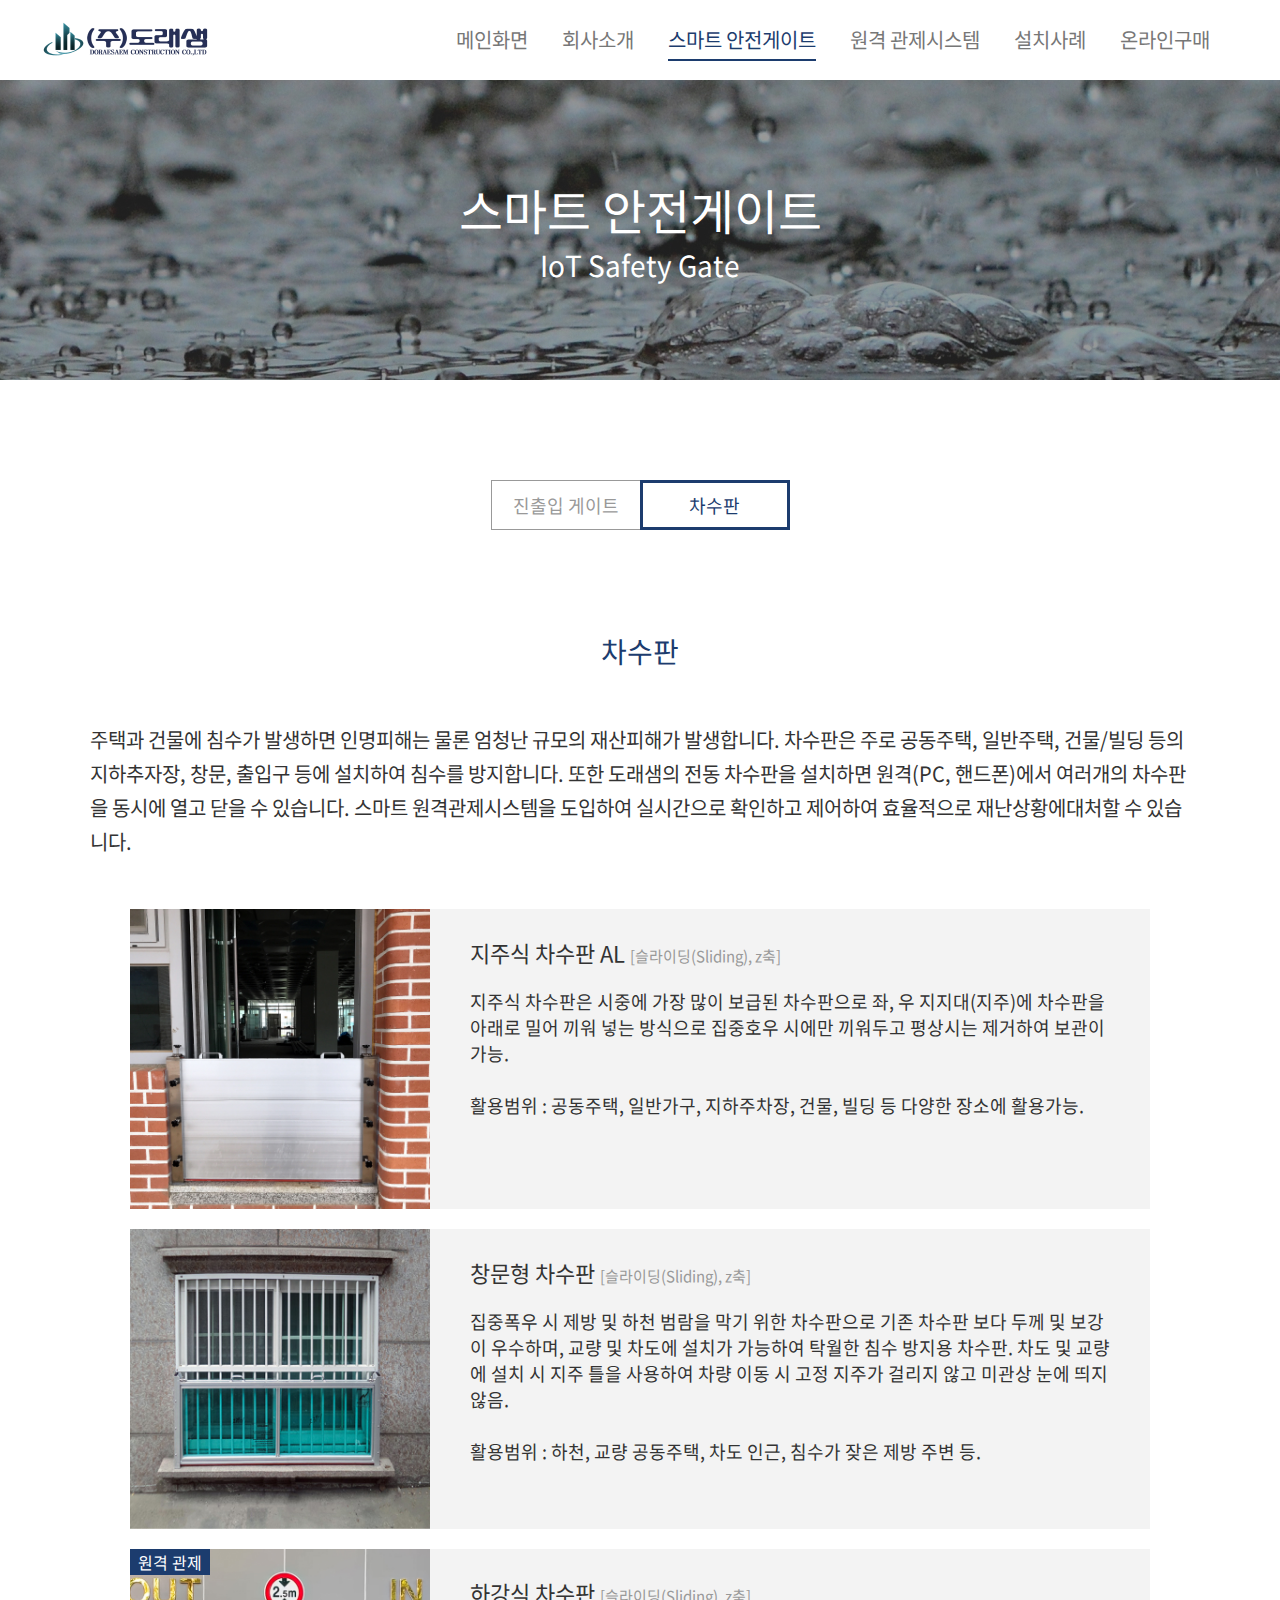
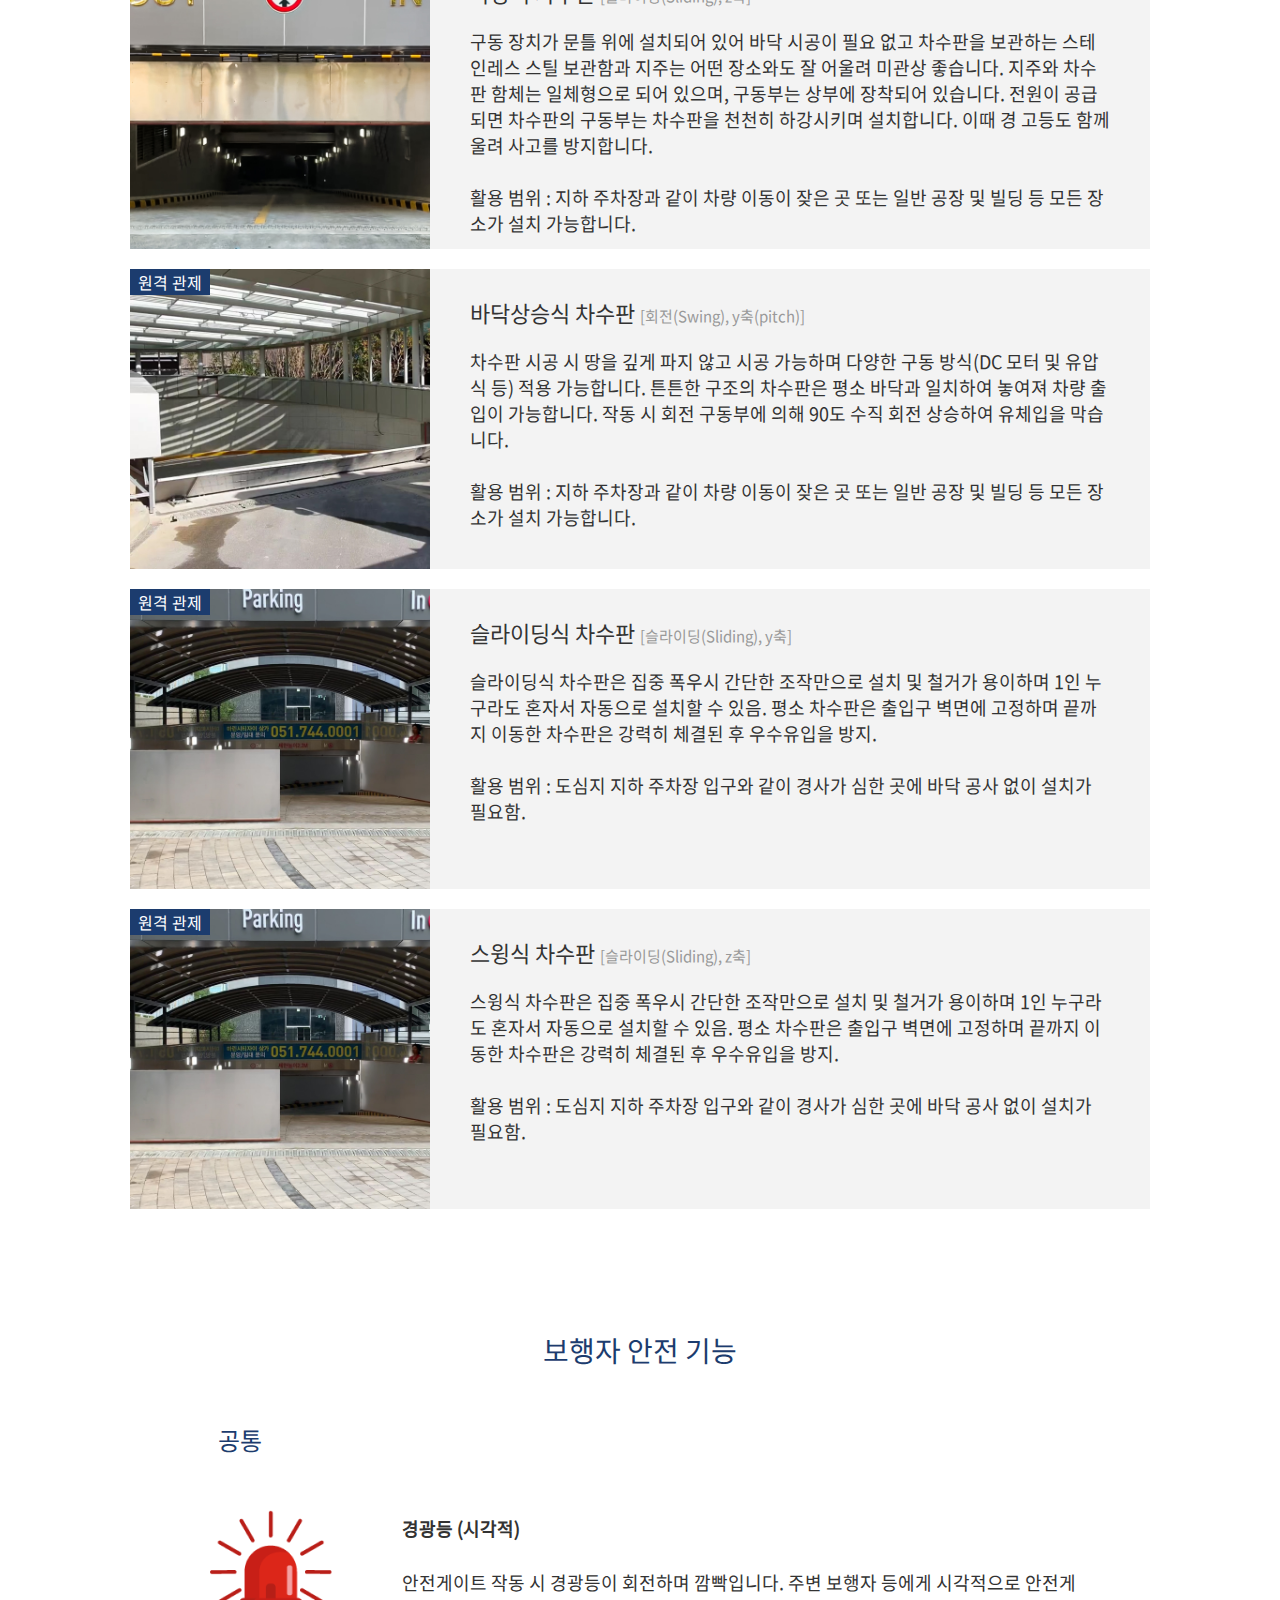
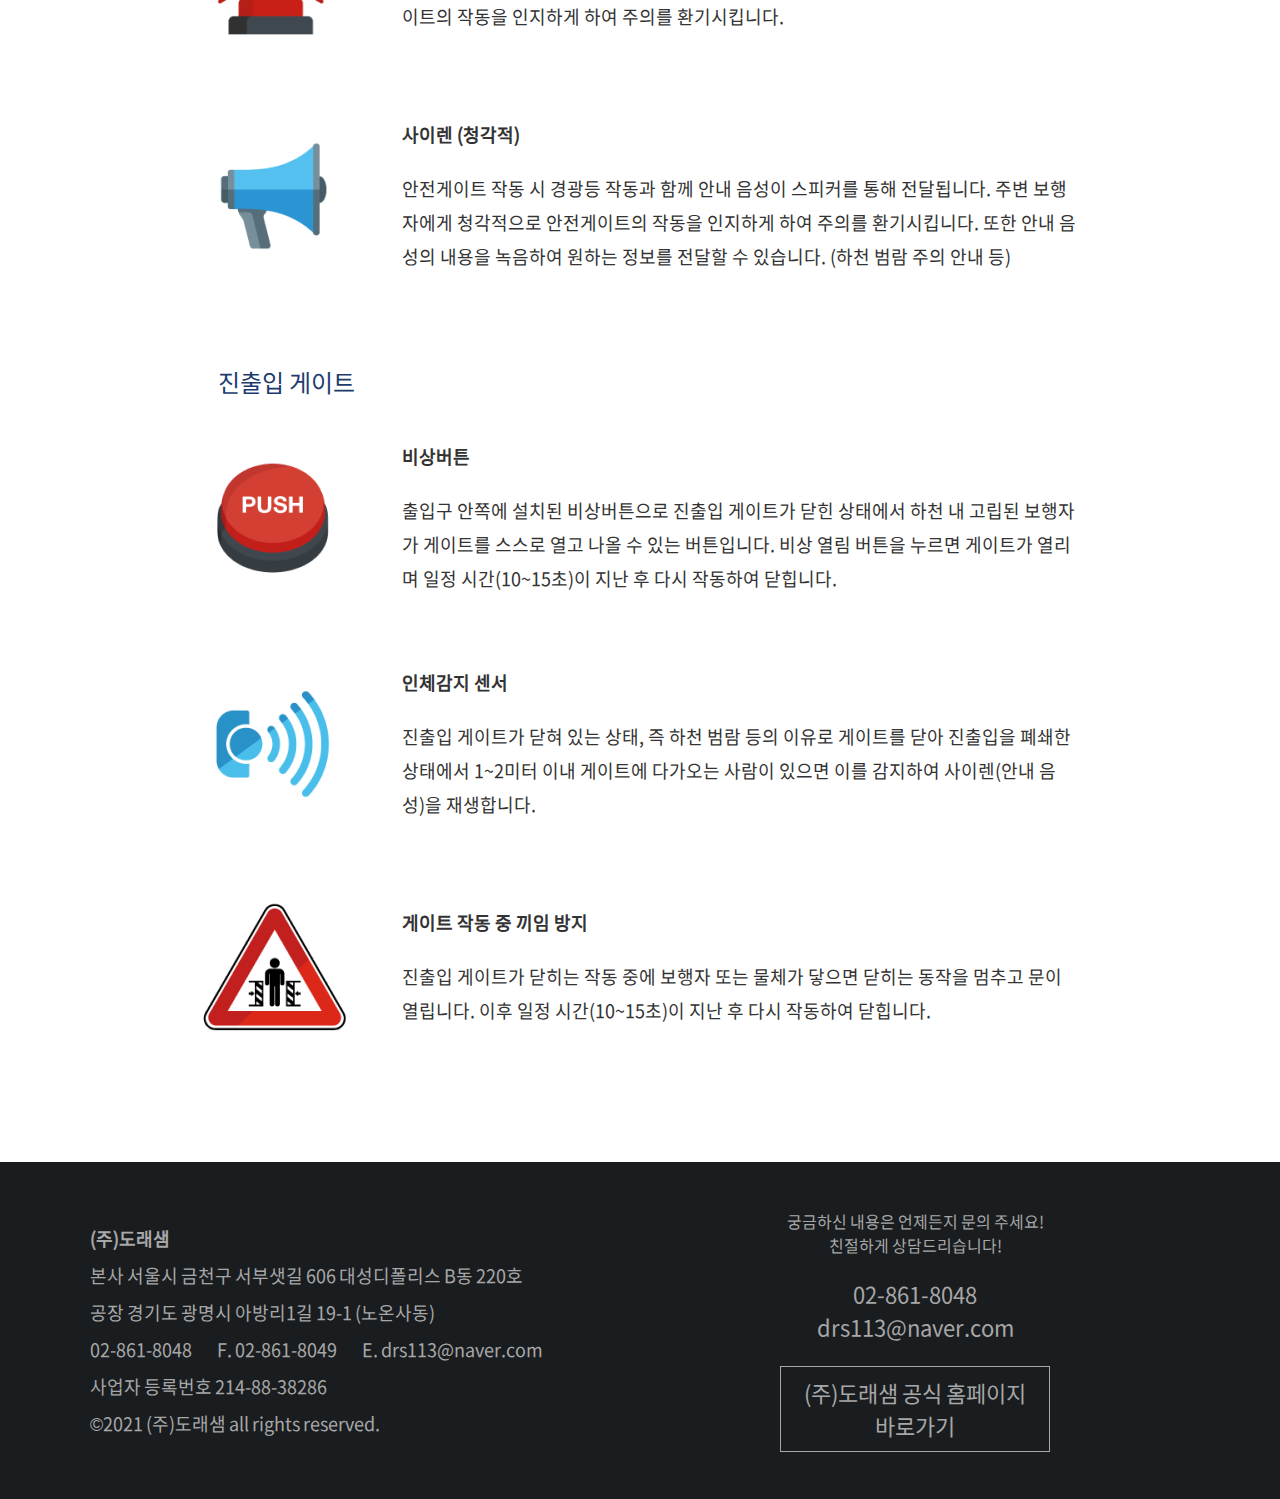
<file: html/smartGate_2.html>
<!DOCTYPE html>
<html lang="ko">
<head>
    <meta charset="UTF-8">
    <meta name="viewport" content="width=device-width, initial-scale=1.0, maximum-scale=1.0, minimum-scale=1.0, user-scalable=no">
    <title>도래샘</title>
    <link rel="stylesheet" type="text/css" href="../css/reset.css">
    <link rel="stylesheet" type="text/css" href="../css/style.css">
    <link rel="stylesheet" type="text/css" href="../css/slick.css"/>
    <link rel="stylesheet" type="text/css" href="../css/slick-theme.css"/>
</head>
<body>
    <div id="header">
        <div class="inner">
            <div class="logo_area">
                <a href="index.html">(주)도래샘</a>
            </div>

            <button class="btn_nav"><span>메뉴 펼치기</span></button>
            
            <nav>
                <ul>
                    <li><a href="index.html">메인화면</a></li>
                    <li><a href="company.html">회사소개</a></li>
                    <li class="selected"><a href="smartgate.html">스마트 안전게이트</a></li>
                    <li><a href="system.html">원격 관제시스템</a></li>
                    <li>
                        <a href="javascript:void(0);">설치사례</a>
                        <ul class="sub">
                            <li><a href="gallery.html">진출입 안전게이트</a></li>
                            <li><a href="gallery.html">차수판</a></li>
                        </ul>                        
                    </li>
                    <li><a href="eshop.html">온라인구매</a></li>
                </ul>
            </nav>
        </div>
    </div>

    <div id="container">
        <div class="content">
            <div class="sub_top">
                <p>스마트 안전게이트<span>IoT Safety Gate</span></p>
            </div>

            <div class="inner smartgate">
                <div class="tab_wrap">
                    <ul class="tabs">
                        <li><a href="smartGate.html">진출입 게이트</a></li>
                        <li class="on"><a href="smartGate_2.html">차수판</a></li>
                    </ul>
                </div>
                
                <h2 class="sub_tit">차수판</h2>
                <p>주택과 건물에 침수가 발생하면 인명피해는 물론 엄청난 규모의 재산피해가 발생합니다. 차수판은 주로 공동주택, 일반주택, 건물/빌딩 등의 지하추자장, 창문, 출입구 등에 설치하여 침수를 방지합니다.
                또한 도래샘의 전동 차수판을 설치하면 원격(PC, 핸드폰)에서 여러개의 차수판을 동시에 열고 닫을 수 있습니다.
                스마트 원격관제시스템을 도입하여 실시간으로 확인하고 제어하여 효율적으로 재난상황에대처할 수 있습니다.</p>
                
                <div class="box">
                    <ul class="gate_list">
                        <li>
                            <div class="img">
                                <img src="../images/img_gate04.jpg" alt="게이트 이미지">
                            </div>                            
                            <dl class="desc">
                                <dt>지주식 차수판 AL <span>[슬라이딩(Sliding), z축]</span></dt>
                                <dd>지주식 차수판은 시중에 가장 많이 보급된 차수판으로 좌, 우 지지대(지주)에 차수판을 아래로 밀어 끼워 넣는 방식으로 집중호우 시에만 끼워두고 평상시는 제거하여 보관이 가능.<br><br>
                                    활용범위 : 공동주택, 일반가구, 지하주차장, 건물, 빌딩 등 다양한 장소에 활용가능.</dd>
                            </dl>                          
                        </li>
                        <li>
                            <div class="img">
                                <img src="../images/img_gate05.jpg" alt="게이트 이미지">
                            </div>                            
                            <dl class="desc">
                                <dt>창문형 차수판 <span>[슬라이딩(Sliding), z축]</span></dt>
                                <dd>집중폭우 시 제방 및 하천 범람을 막기 위한 차수판으로 기존 차수판 보다 두께 및 보강이 우수하며, 교량 및 차도에 설치가 가능하여 탁월한 침수 방지용 차수판.
                                    차도 및 교량에 설치 시 지주 틀을 사용하여 차량 이동 시 고정 지주가 걸리지 않고 미관상 눈에 띄지 않음.<br><br>
                                    활용범위 : 하천, 교량 공동주택, 차도 인근, 침수가 잦은 제방 주변 등.</dd>
                            </dl>                          
                        </li>
                        <li>
                            <div class="img">
                                <span class="flag">원격 관제</span>
                                <img src="../images/img_gate06.jpg" alt="게이트 이미지">
                            </div>                            
                            <dl class="desc">
                                <dt>하강식 차수판 <span>[슬라이딩(Sliding), z축]</span></dt>
                                <dd>구동 장치가 문틀 위에 설치되어 있어 바닥 시공이 필요 없고 차수판을 보관하는 스테인레스 스틸 보관함과 지주는 어떤 장소와도 잘 어울려 미관상 좋습니다.
                                    지주와 차수판 함체는 일체형으로 되어 있으며, 구동부는 상부에 장착되어 있습니다.
                                    전원이 공급되면 차수판의 구동부는 차수판을 천천히 하강시키며 설치합니다. 이때 경 고등도 함께 울려 사고를 방지합니다.<br><br>
                                    활용 범위 : 지하 주차장과 같이 차량 이동이 잦은 곳 또는 일반 공장 및 빌딩 등 모든 장소가 설치 가능합니다.</dd>
                            </dl>                          
                        </li>
                        <li>
                            <div class="img">
                                <span class="flag">원격 관제</span>
                                <img src="../images/img_gate07.jpg" alt="게이트 이미지">
                            </div>                            
                            <dl class="desc">
                                <dt>바닥상승식 차수판 <span>[회전(Swing), y축(pitch)]</span></dt>
                                <dd>차수판 시공 시 땅을 깊게 파지 않고 시공 가능하며 다양한 구동 방식(DC 모터 및 유압식 등) 적용 가능합니다.
                                    튼튼한 구조의 차수판은 평소 바닥과 일치하여 놓여져 차량 출입이 가능합니다.
                                    작동 시 회전 구동부에 의해 90도 수직 회전 상승하여 유체입을 막습니다.<br><br>
                                    활용 범위 : 지하 주차장과 같이 차량 이동이 잦은 곳 또는 일반 공장 및 빌딩 등 모든 장소가 설치 가능합니다.</dd>
                            </dl>                          
                        </li>
                        <li>
                            <div class="img">
                                <span class="flag">원격 관제</span>
                                <img src="../images/img_gate08.jpg" alt="게이트 이미지">
                            </div>                            
                            <dl class="desc">
                                <dt>슬라이딩식 차수판 <span>[슬라이딩(Sliding), y축]</span></dt>
                                <dd>슬라이딩식 차수판은 집중 폭우시 간단한 조작만으로 설치 및 철거가 용이하며 1인 누구라도 혼자서
                                    자동으로 설치할 수 있음.
                                    평소 차수판은 출입구 벽면에 고정하며 끝까지 이동한 차수판은 강력히 체결된 후 우수유입을 방지.<br><br>
                                    활용 범위 : 도심지 지하 주차장 입구와 같이 경사가 심한 곳에 바닥 공사 없이 설치가 필요함.</dd>
                            </dl>                          
                        </li>
                        <li>
                            <div class="img">
                                <span class="flag">원격 관제</span>
                                <img src="../images/img_gate08.jpg" alt="게이트 이미지">
                            </div>                            
                            <dl class="desc">
                                <dt>스윙식 차수판 <span>[슬라이딩(Sliding), z축]</span></dt>
                                <dd>스윙식 차수판은 집중 폭우시 간단한 조작만으로 설치 및 철거가 용이하며 1인 누구라도 혼자서 자동으로 설치할 수 있음.
                                    평소 차수판은 출입구 벽면에 고정하며 끝까지 이동한 차수판은 강력히 체결된 후 우수유입을 방지.<br><br>
                                    활용 범위 : 도심지 지하 주차장 입구와 같이 경사가 심한 곳에 바닥 공사 없이 설치가 필요함.</dd>
                            </dl>                          
                        </li>
                    </ul>
                </div>              
                
                <div class="box system">
                    <h2 class="sub_tit">보행자 안전 기능</h2>
                    <p class="list_tit">공통</p>
                    <ul class="system_list comm">
                        <li>
                            <dl class="desc">
                                <dt>경광등 (시각적)</dt>
                                <dd>안전게이트 작동 시 경광등이 회전하며 깜빡입니다. 주변 보행자 등에게 시각적으로 안전게이트의 작동을 인지하게 하여 주의를 환기시킵니다.</dd>
                            </dl>                          
                        </li>
                        <li>
                            <dl class="desc">
                                <dt>사이렌 (청각적)</dt>
                                <dd>안전게이트 작동 시 경광등 작동과 함께 안내 음성이 스피커를 통해 전달됩니다. 주변 보행자에게 청각적으로 안전게이트의 작동을 인지하게 하여 주의를 환기시킵니다. 또한 안내 음성의 내용을 녹음하여 원하는 정보를 전달할 수 있습니다. (하천 범람 주의 안내 등)</dd>
                            </dl>                          
                        </li>
                    </ul>

                    <p class="list_tit">진출입 게이트</p>
                    <ul class="system_list gate">
                        <li>
                            <dl class="desc">
                                <dt>비상버튼</dt>
                                <dd>출입구 안쪽에 설치된 비상버튼으로 진출입 게이트가 닫힌 상태에서 하천 내 고립된 보행자가 게이트를 스스로 열고 나올 수 있는 버튼입니다. 비상 열림 버튼을 누르면 게이트가 열리며 일정 시간(10~15초)이 지난 후 다시 작동하여 닫힙니다.</dd>
                            </dl>                          
                        </li>
                        <li>
                            <dl class="desc">
                                <dt>인체감지 센서</dt>
                                <dd>진출입 게이트가 닫혀 있는 상태, 즉 하천 범람 등의 이유로 게이트를 닫아 진출입을 폐쇄한 상태에서 1~2미터 이내 게이트에 다가오는 사람이 있으면 이를 감지하여 사이렌(안내 음성)을 재생합니다.</dd>
                            </dl>                          
                        </li>
                        <li>
                            <dl class="desc">
                                <dt>게이트 작동 중 끼임 방지</dt>
                                <dd>진출입 게이트가 닫히는 작동 중에 보행자 또는 물체가 닿으면 닫히는 동작을 멈추고 문이 열립니다. 이후 일정 시간(10~15초)이 지난 후 다시 작동하여 닫힙니다.</dd>
                            </dl>                          
                        </li>
                    </ul>
                </div>
            </div>
        </div>
    </div>

    <div id="footer">
        <div class="inner">
            <div class="info">
                <p>
                    <b>(주)도래샘</b><br>
                    본사  서울시 금천구 서부샛길 606 대성디폴리스 B동 220호<br>
                    공장  경기도 광명시 아방리1길 19-1 (노온사동)<br>
                    <span>02-861-8048</span><span>F. 02-861-8049</span><span>E. drs113@naver.com</span><br>
                    사업자 등록번호 214-88-38286<br>
                    ©2021 (주)도래샘 all rights reserved.
                </p>
            </div>
            <div class="info">
                <p>
                    <span>궁금하신 내용은 언제든지 문의 주세요!<br>친절하게 상담드리습니다!</span>
                    02-861-8048<br>drs113@naver.com
                    <a href="http://www.doraesaem.co.kr/" target="_blank">(주)도래샘 공식 홈페이지<br>바로가기</a>
                </p>
            </div>
        </div>
    </div>

    <script src="../js/jquery.min.js"></script>
    <script src="../js/common.js"></script>
    <script src="../js/slick.min.js"></script>
    </body>
</html>
</file>
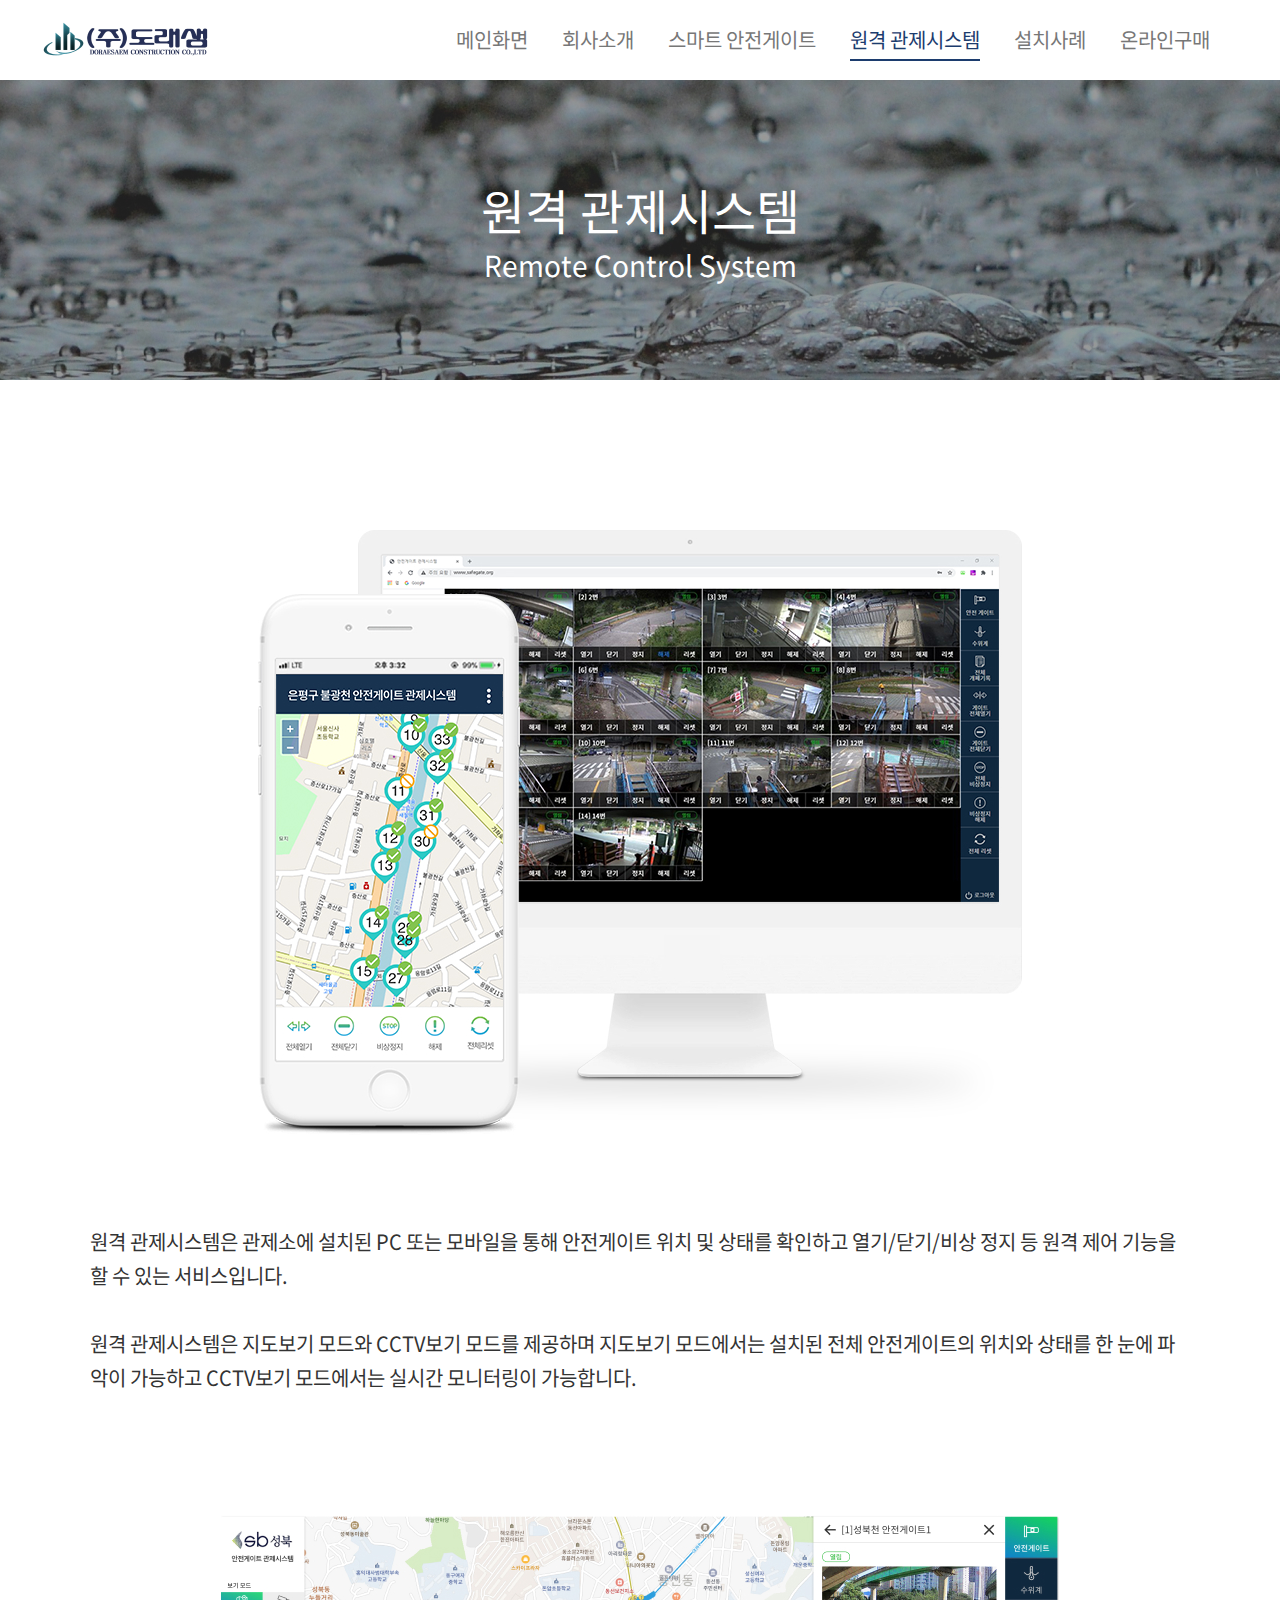
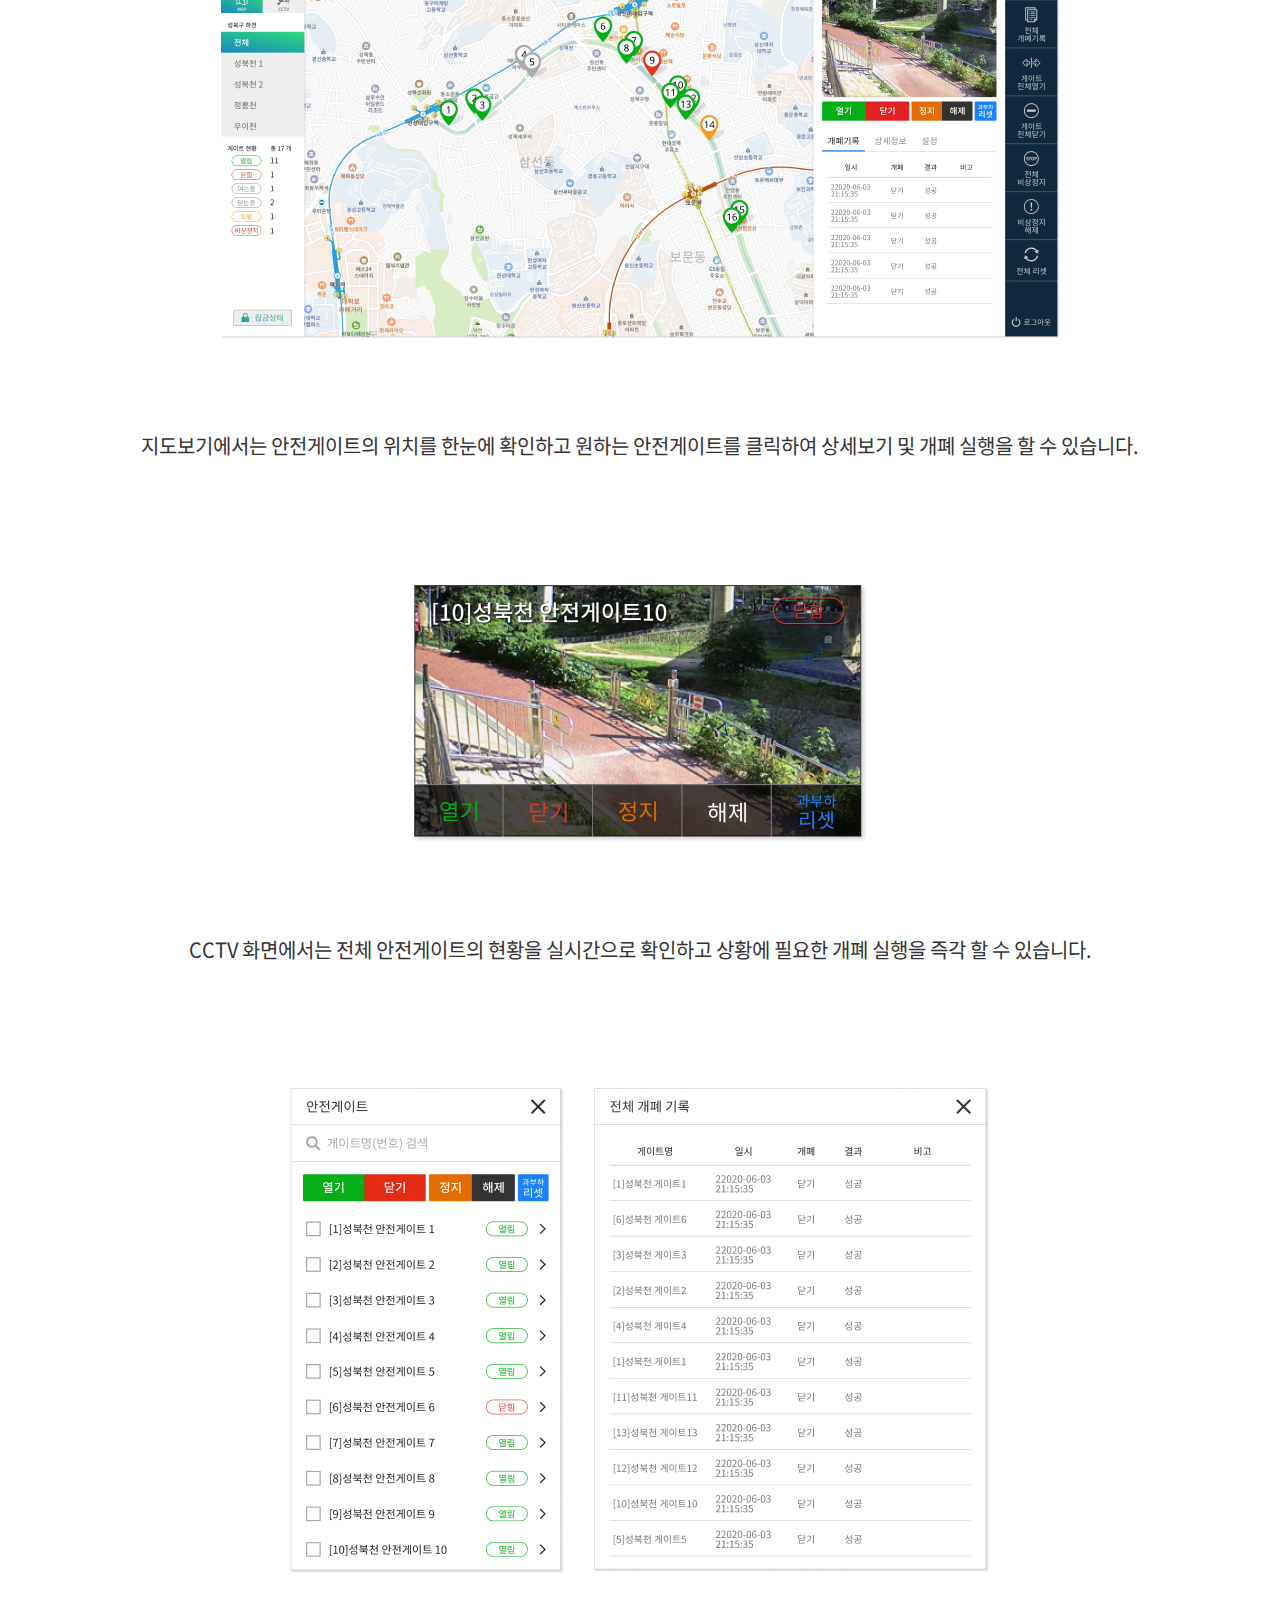
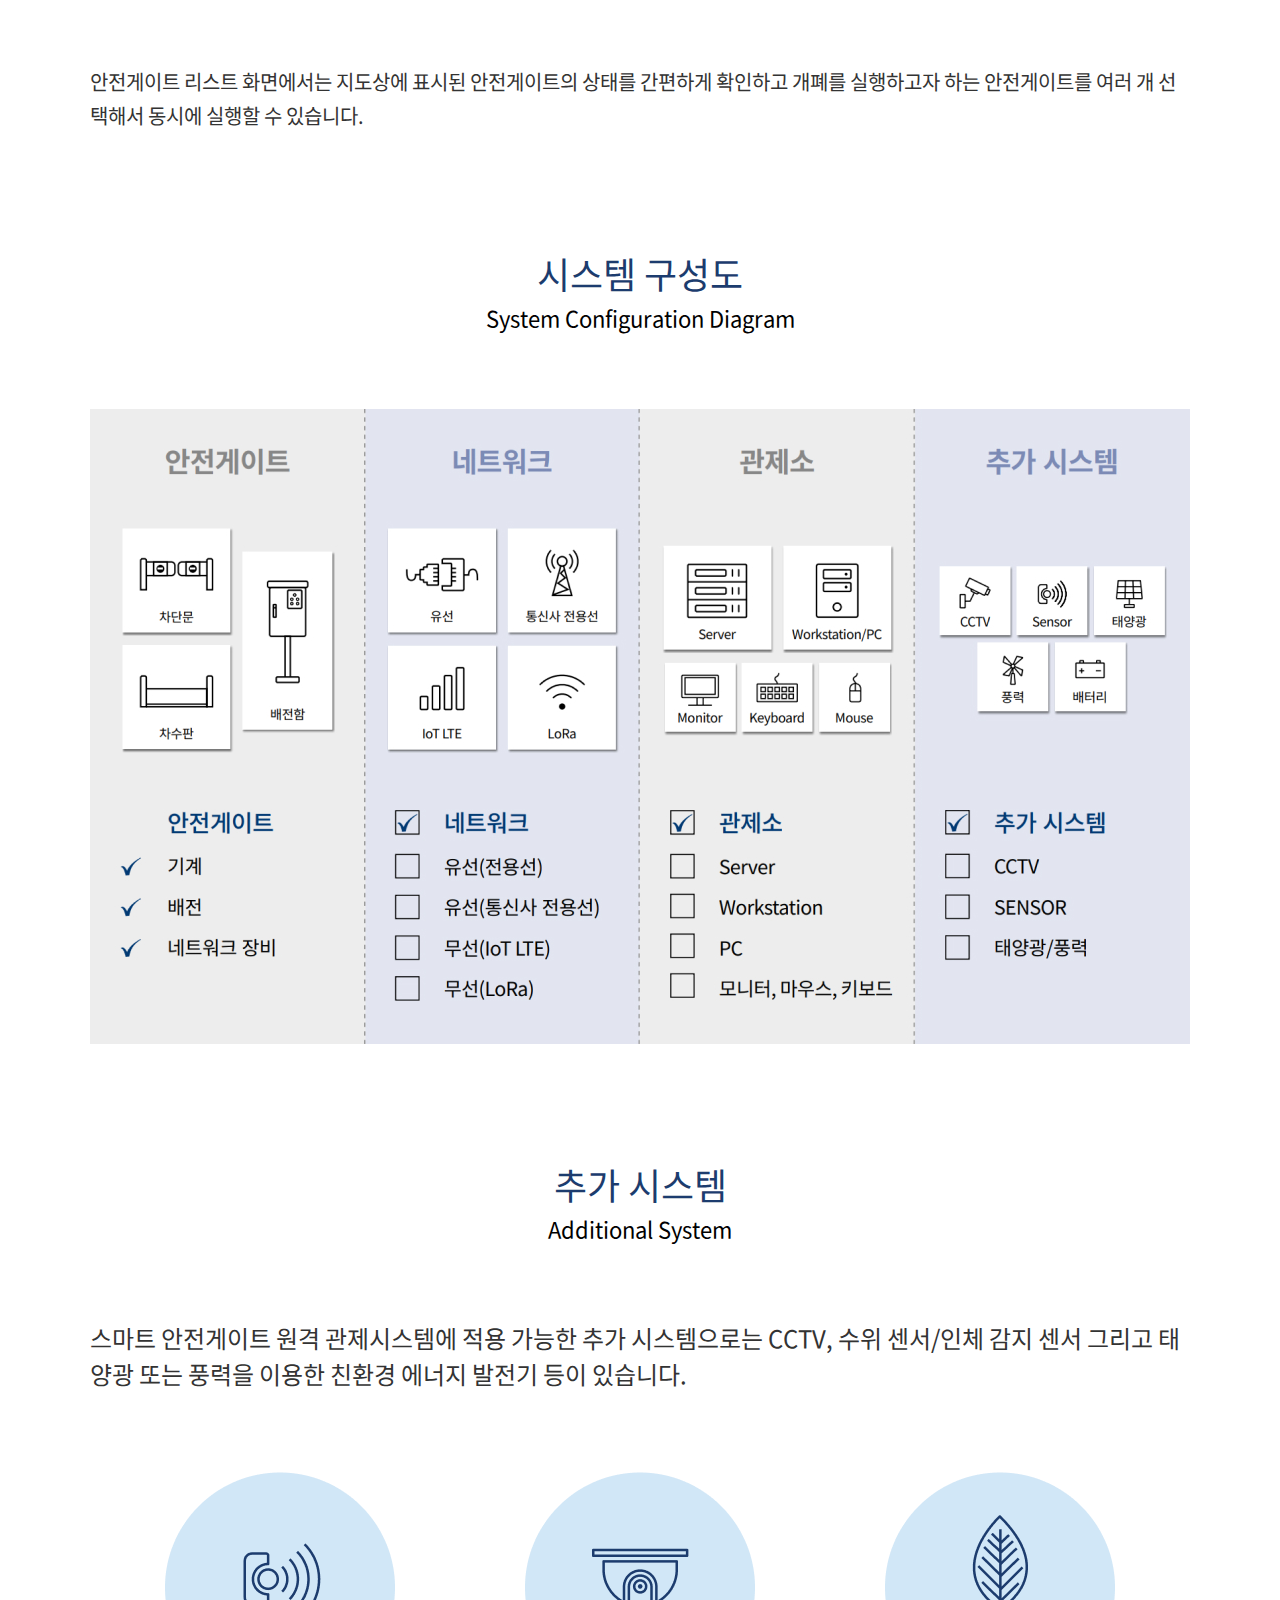
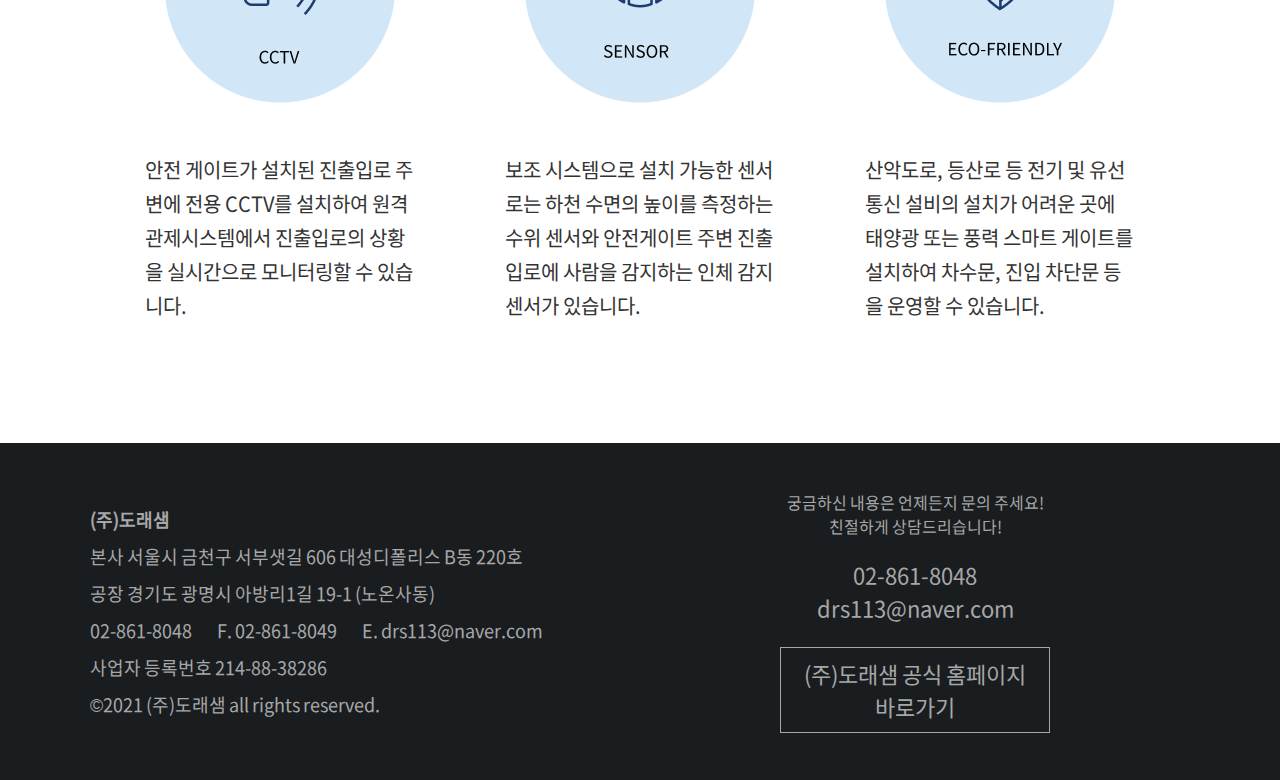
<file: html/system.html>
<!DOCTYPE html>
<html lang="ko">
<head>
    <meta charset="UTF-8">
    <meta name="viewport" content="width=device-width, initial-scale=1.0, maximum-scale=1.0, minimum-scale=1.0, user-scalable=no">
    <title>도래샘</title>
    <link rel="stylesheet" type="text/css" href="../css/reset.css">
    <link rel="stylesheet" type="text/css" href="../css/style.css">
    <link rel="stylesheet" type="text/css" href="../css/slick.css"/>
    <link rel="stylesheet" type="text/css" href="../css/slick-theme.css"/>
</head>
<body>
    <div id="header">
        <div class="inner">
            <div class="logo_area">
                <a href="index.html">(주)도래샘</a>
            </div>

            <button class="btn_nav"><span>메뉴 펼치기</span></button>
            
            <nav>
                <ul>
                    <li><a href="index.html">메인화면</a></li>
                    <li><a href="company.html">회사소개</a></li>
                    <li><a href="smartgate.html">스마트 안전게이트</a></li>
                    <li class="selected"><a href="system.html">원격 관제시스템</a></li>
                    <li>
                        <a href="javascript:void(0);">설치사례</a>
                        <ul class="sub">
                            <li><a href="gallery.html">진출입 안전게이트</a></li>
                            <li><a href="gallery.html">차수판</a></li>
                        </ul>                        
                    </li>
                    <li><a href="eshop.html">온라인구매</a></li>
                </ul>
            </nav>
        </div>
    </div>

    <div id="container">
        <div class="content">
            <div class="sub_top">
                <p>원격 관제시스템<span>Remote Control System</span></p>
            </div>

            <div class="inner remoteSystem">
                <div class="img_box">
                    <img src="../images/img_remote_system01.jpg" alt="관제시스템 pc/mw 이미지">
                </div>
                <p class="desc">
                    원격 관제시스템은 관제소에 설치된 PC 또는 모바일을 통해 안전게이트 위치 및 상태를 확인하고 열기/닫기/비상 정지 등 원격 제어 기능을 할 수 있는 서비스입니다.<br><br>
                    원격 관제시스템은 지도보기 모드와 CCTV보기 모드를 제공하며 지도보기 모드에서는 설치된 전체 안전게이트의 위치와 상태를 한 눈에 파악이 가능하고 CCTV보기 모드에서는 실시간 모니터링이 가능합니다.
                </p>
                <div class="img_box">
                    <img src="../images/img_remote_system02.jpg" alt="관제시스템 지도보기 이미지">
                </div>
                <p class="desc txt_ct">지도보기에서는 안전게이트의 위치를 한눈에 확인하고 원하는 안전게이트를 클릭하여 상세보기 및 개폐 실행을 할 수 있습니다.</p>
                <div class="img_box">
                    <img src="../images/img_remote_system03.jpg" alt="관제시스템 cctv화면 이미지">
                </div>
                <p class="desc txt_ct">CCTV 화면에서는 전체 안전게이트의 현황을 실시간으로 확인하고 상황에 필요한 개폐 실행을 즉각 할 수 있습니다.</p>
                <div class="img_box">
                    <img src="../images/img_remote_system04.jpg" alt="관제시스템 리스트 이미지">
                </div>
                <p class="desc">안전게이트 리스트 화면에서는 지도상에 표시된 안전게이트의 상태를 간편하게 확인하고 개폐를 실행하고자 하는 안전게이트를 여러 개 선택해서 동시에 실행할 수 있습니다.</p>

                <h2 class="sub_tit">시스템 구성도<p>System Configuration Diagram</p></h2>
                <div class="img_box">
                    <img src="../images/img_remote_system05.jpg" alt="시스템 구성도 이미지">
                </div>

                <h2 class="sub_tit">추가 시스템<p>Additional System</p></h2>
                <div class="box system">
                    <p class="list_tit">스마트 안전게이트 원격 관제시스템에 적용 가능한 추가 시스템으로는 CCTV, 수위 센서/인체 감지 센서 그리고 태양광 또는 풍력을 이용한 친환경 에너지 발전기 등이 있습니다.</p>
                    <ul class="remoteSystem_list">
                        <li>
                            <img src="../images/img_system01.png" alt="시스템 아이콘">
                            <p>안전 게이트가 설치된 진출입로 주변에 전용 CCTV를 설치하여 원격 관제시스템에서 진출입로의 상황을 실시간으로 모니터링할 수 있습니다.</p>
                        </li>
                        <li>
                            <img src="../images/img_system02.png" alt="시스템 아이콘">
                            <p>보조 시스템으로 설치 가능한 센서로는 하천 수면의 높이를 측정하는 수위 센서와 안전게이트 주변 진출입로에 사람을 감지하는 인체 감지 센서가 있습니다.</p>
                        </li>
                        <li>
                            <img src="../images/img_system03.png" alt="시스템 아이콘">
                            <p>산악도로, 등산로 등 전기 및 유선 통신 설비의 설치가 어려운 곳에 태양광 또는 풍력 스마트 게이트를 설치하여 차수문, 진입 차단문 등을 운영할 수 있습니다.</p>
                        </li>
                    </ul>
                </div>
            </div>
        </div>
    </div>

    <div id="footer">
        <div class="inner">
            <div class="info">
                <p>
                    <b>(주)도래샘</b><br>
                    본사  서울시 금천구 서부샛길 606 대성디폴리스 B동 220호<br>
                    공장  경기도 광명시 아방리1길 19-1 (노온사동)<br>
                    <span>02-861-8048</span><span>F. 02-861-8049</span><span>E. drs113@naver.com</span><br>
                    사업자 등록번호 214-88-38286<br>
                    ©2021 (주)도래샘 all rights reserved.
                </p>
            </div>
            <div class="info">
                <p>
                    <span>궁금하신 내용은 언제든지 문의 주세요!<br>친절하게 상담드리습니다!</span>
                    02-861-8048<br>drs113@naver.com
                    <a href="http://www.doraesaem.co.kr/" target="_blank">(주)도래샘 공식 홈페이지<br>바로가기</a>
                </p>
            </div>
        </div>
    </div>

    <script src="../js/jquery.min.js"></script>
    <script src="../js/common.js"></script>
    <script src="../js/slick.min.js"></script>
    </body>
</html>
</file>
<file: css/style.css>
@charset "UTF-8"; 

html, body {width:100%; min-width:320px;}
body {font-size:20px; color:#333;}
#header, #container, #footer {width:100%;}
.inner {width:1200px; margin:0 auto;}
.mw {display:none;}
b {font-weight:700;}

.bg_gray {background-color:#f7f7fa;} 
.fl_l {float:left !important;}
.fl_r {float:right !important;}
.txt_ar {text-align:right !important;}
.txt_ct {text-align:center !important;}
.btn {display:inline-block; width:210px; height:64px; color:#fff; background-color:#1C3C6E; font-size:20px; line-height:64px; text-align:center;}
.dot_list li {position:relative; padding-left:15px; width:100%; text-align:left;}
.dot_list li:before {content:''; display:block; position:absolute; top:13px; left:0; width:5px; height:5px; border-radius:5px; background-color:#000;}
.dash_list li {position:relative; padding-left:14px;}
.dash_list li:before {content:'-'; display:block; position:absolute; left:0; top:0;}

#header {height:80px;background-color:#fff;}
#header .inner {height:80px;}
#header .logo_area {display:inline-block; padding-top:19px;}
#header .logo_area a {display:block; width:170px; height:40px; background:url('../images/logo_l.png') left top no-repeat; background-size:100% auto; text-indent:-9999px;}
#header .btn_nav {display:none;}
#header nav {float:right; height:80px; display:table;}
#header nav ul li {position:relative; display:inline-block;}
#header nav li a {position:relative; display:inline-block; height:80px; line-height:80px; vertical-align:middle; font-size:20px; color:#777; margin-right:30px; font-weight:500;}
#header nav li a:hover,
#header nav li.selected > a {position:relative; color:#1C3C6E;}
#header nav li.selected > a:after {content:''; position:absolute; left:0; bottom:19px; width:100%; height:2px; background-color:#1C3C6E;}
#header nav .sub {display:none; position:absolute; top:61px; right:30px; background-color:#fff; z-index:99;}
#header nav .sub a {display:inline-block; width:186px; height:42px; line-height:42px; font-size:18px; margin:0; padding:0 20px; box-sizing:border-box; font-weight:500;}
#header nav .sub a:hover {background-color:#E2E2E2;}

#main_slide {height:600px; overflow:hidden;}
#main_slide .slick-arrow {position:absolute; left:50%; opacity:0.5; display:inline-block; width:60px; height:100px; background:url('../images/ico_common.png') no-repeat; text-indent:-9999px; border:0; z-index:1;}
#main_slide .slick-arrow:hover {opacity:0.6;}
#main_slide .slick-arrow.slick-prev {margin-left:-660px; background-position:0 -50px;}
#main_slide .slick-arrow.slick-next {margin-left:600px; background-position:-60px -50px;}
#main_slide .slick-list {padding:0 !important;}
#main_slide .slide_item {position:relative;}
#main_slide .slide_item:before {content:''; display:block; position:absolute; width:100%; height:100%; left:0; top:0; background:rgba(0,0,0,0.4);}
#main_slide .slide_item.slick-center {width:1200px !important;}
#main_slide .slide_item.slick-center:before {content:none;}
#main_slide .slide_item img {margin-top:-100px;}

.content .inner {padding:190px 50px 120px;}
.content h2 {font-size:48px; color:#1C3C6E; text-align:center; padding-bottom:150px; line-height:54px;}
.content h2 p {font-size:28px; color:#000;}
.content h2.sub_tit {font-size:36px; color:#1C3C6E; padding:120px 0 70px; line-height:43px;}
.content h2.sub_tit p {font-size:22px; color:#000;}
.content h2.sub_tit + .txt {font-size:24px;}
.content h3 {font-size:30px; font-weight:700; padding-bottom:53px;}
.content .txt {font-size:20px; line-height:34px;}
.content .txt + .img_box {padding-top:100px;}

.modal_wrap {display:none; position:fixed; top:0; left:0; width:100%; height:100%; z-index:9; background:rgba(0, 0, 0, 0.8);}
.modal {display:block; position:absolute; width:1200px; background-color:transparent; outline:none; background-clip:padding-box; 
        transform:translateX(-50%) translateY(-50%); left:50%; top:50%;}
.btn_close {position:absolute; top:-65px; right:0; width:47px; height:48px; background:url('../images/ico_common.png') -141px 0; border:none;}

.img_box {text-align:center;}
.img_box .img {display:inline-block; font-size:0;}
.img_box .img + .img {margin-left:40px;}
.img_box .img a {display:block; width:100%; height:100%;}
.img_box .img p {font-size:20px; padding-top:18px;}

.sub_top {display:table; width:100%; height:300px; background:url('../images/bg_sub_top.jpg') center top no-repeat; color:#fff; text-align:center;}
.sub_top p {display:table-cell; vertical-align:middle; font-size:48px;}
.sub_top p span {display:block; font-size:28px;}
.sub_top + .inner {padding:150px 50px 120px;}
.sub_top .topTxt {font-size:20px;}

.box {position:relative;}

.tab_wrap {text-align:center; margin-bottom:50px;}
.tab_wrap .tabs {overflow:hidden; display:inline-block; vertical-align:top; font-size:0; text-align:center; padding-top:1px;}
.tab_wrap .tabs li {display:inline-block;margin-top:-1px;}
.tab_wrap .tabs li + li {margin-left:-1px;}
.tab_wrap .tabs li a {display:block; min-width:150px; height:50px; line-height:50px; font-size:18px; font-weight:500; color:#999; text-align:center; 
                    border:1px solid #999; box-sizing:border-box; padding:0 6px;}
.tab_wrap .tabs li.on a {color:#1C3C6E; border:3px solid #1C3C6E; line-height:46px; padding:0 4px;}
.tab_wrap .tabs.line_type li a {border:0; border-bottom:1px solid #999;}
.tab_wrap .tabs.line_type li.on a {border-bottom:3px solid #1C3C6E;}

.tab {display:none;}

.paging {margin-top:33px; text-align:center; font-size:0;}
.paging a,
.paging strong {display:inline-block; width:20px; height:18px; margin:0 5px; font-size:18px; line-height:18px; vertical-align:middle; color:#aaa}
.paging strong {color:#000}
.paging .direction {width:16px; height:18px; background:url('../images/ico_common.png') no-repeat;}
.paging .direction.first {background-position:-32px -150px;}
.paging .direction.prev {background-position:0 -150px;}
.paging .direction.next {background-position:-16px -150px;}
.paging .direction.last {background-position:-48px -150px;}

.list_box .tit {margin-bottom:60px; font-size:28px; color:#1C3C6E; text-align:center;}
.list_box ul {margin:0 auto; line-height:34px; font-size:0;}
.list_box ul li {display:inline-block; width:50%; vertical-align:top; padding-left:100px;}
.list_box ul li + li {width:50%; padding-left:140px;}
.list_box ul li .list_tit {font-size:24px; color:#1C3C6E; padding-bottom:20px;}
.list_box dl {font-size:20px;}
.list_box dt {font-weight:700;}
.list_box dd + dt {margin-top:35px;}

.txt + .img_list {margin-top:80px;}
.img_list {width:100%; font-size:0; margin:0 auto;}
.img_list li {display:inline-block; width:33.33%; font-size:18px; margin-bottom:34px; vertical-align:top; text-align:center;}
.img_list li img {width:276px;}
.img_list li p {line-height:21px; padding-top:10px;}

.company h2.tit {font-size:32px; padding-bottom:75px; line-height:45px;}
.company .txt_msg {font-size:20px; line-height:34px; padding:130px 20px 0;}
.company .txt_msg + .list_box {margin-top:150px;}
.company .sub_tit + .txt {text-align:center;}
.company ol {display:block; width:850px; margin:92px auto 0; line-height:32px; font-size:20px;}

.sub_top + .inner.smartgate {padding:100px 50px 120px}
.smartgate h2.sub_tit {font-size:28px; color:#1C3C6E; padding:50px 0;}
.smartgate h2.sub_tit + p {font-size:20px; line-height:34px; padding-bottom:50px;}
.smartgate .list_tit {font-size:22px; margin-bottom:25px;}
.smartgate .gate_list {position:relative; font-size:0;}
.smartgate .gate_list li {width:1020px; height:300px; font-size:0;}
.smartgate .gate_list li + li { margin-top:20px;}
.smartgate .gate_list li .img {position:relative; display:inline-block; width:300px; vertical-align:top;}
.smartgate .gate_list li .img img {width:100%;}
.smartgate .gate_list li .flag {position:absolute; left:0; top:0; color:#fff; font-size:16px; background-color:#1C3C6E; width:80px; height:26px; text-align:center; line-height:26px;}
.smartgate .gate_list li .desc {display:inline-block; width:720px; height:100%; padding:27px 40px; background-color:#F3F3F3; vertical-align:top;}
.smartgate .gate_list li .desc dt {font-size:22px;}
.smartgate .gate_list li .desc dt span {font-size:15px; color:#999;}
.smartgate .gate_list li .desc dd {font-size:18px; line-height:26px; padding-top:20px;}

.smartgate .box {width:1020px; margin:0 auto 70px;}
.smartgate .box + .box {margin-top:24px;}

.smartgate .system {width:884px; margin:0 auto;}
.smartgate .system .list_tit {font-size:24px; line-height:36px; color:#1C3C6E; padding:0 0 40px 20px; margin:0;}
.smartgate .system_list + .list_tit {margin-top:90px;}
.smartgate .system_list li {font-size:0;}
.smartgate .system_list li + li {margin-top:70px;}
.smartgate .system_list li:before {content:'';  vertical-align:middle; display:inline-block; width:150px; height:150px; background-image:url('../images/ico_system.png'); background-repeat:no-repeat;}
.smartgate .system_list.comm li:nth-child(1):before {background-position:0 0;}
.smartgate .system_list.comm li:nth-child(2):before {background-position:-150px 0;}
.smartgate .system_list.gate li:nth-child(1):before {background-position:-300px 0;}
.smartgate .system_list.gate li:nth-child(2):before {background-position:-450px 0;}
.smartgate .system_list.gate li:nth-child(3):before {background-position:-600px 0;}
.smartgate .system_list dl {width:730px; display:inline-block; padding-left:54px; vertical-align:middle; font-size:18px; line-height:34px;}
.smartgate .system_list dt {font-weight:700; line-height:34px; padding-bottom:20px;}

.remoteSystem .desc {line-height:34px; padding-top:90px;}
.remoteSystem .desc + .img_box {margin-top:120px;}

.remoteSystem .list_tit {font-size:24px; line-height:36px;}
.remoteSystem_list {margin-top:80px; font-size:0; text-align:center;}
.remoteSystem_list li {display:inline-block; width:270px; font-size:0; vertical-align:top;}
.remoteSystem_list li + li {margin-left:90px;}
.remoteSystem_list li p {font-size:20px; line-height:34px; padding-top:50px; text-align:left;}

.inner.gallery {padding:0 50px 120px}
.inner.gallery h2 {font-size:28px; color:#1C3C6E; padding:100px 0 50px;}
.gallery .box {width:1050px; margin:70px auto 0;}
.gallery .gallery_list {font-size:0;}
.gallery .gallery_list li {display:inline-block; width:324px; font-size:0; margin-bottom:40px; cursor:pointer; margin-left:20px; vertical-align:top;}
.gallery .gallery_list img {width:324px; height:216px;}
.gallery .gallery_list p {text-align:center; font-size:18px; padding-top:12px;}

#gallery_slide .slick-arrow {position:absolute; display:inline-block; width:30px; height:56px; background:url('../images/ico_common.png') no-repeat; text-indent:-9999px; border:0; z-index:1;}
#gallery_slide .slick-arrow.slick-prev {left:-98px; background-position:-121px -50px;}
#gallery_slide .slick-arrow.slick-next {right:-98px; background-position:-150px -50px;}
#gallery_slide p.txt,
.video_modal p.txt {font-size:30px; padding-top:30px; line-height:30px; color:#fff; text-align:center;}
.video_modal iframe {vertical-align:top;}

.inner.eshop {padding:100px 50px 120px;}
.eshop .dot_list {width:680px; margin:0 auto;}
.eshop h2 {font-size:28px; padding-bottom:50px;}
.eshop .box {width:1020px; padding-top:50px; margin:0 auto;}
.eshop .img_box {border:1px solid #ccc; margin-bottom:50px;}
.eshop .img_box img {width:100%;}
.eshop .list_tit {padding-bottom:20px;}
.eshop .list_tit + ul {padding-left:10px; font-size:0;}
.eshop .list_tit + ul li {display:inline-block; margin-bottom:15px;}
.eshop .list_tit + ul li:nth-child(2n) {margin-left:15px;}
.eshop .btn {display:block; margin:80px auto 0;}

#footer {background-color:#1A1D20; word-spacing:-1px; font-size:0; color:#A7A7A7;}
#footer .inner {padding:47px 50px;}
#footer .inner .info {display:inline-block; width:50%; vertical-align:middle;}
#footer .inner .info:first-child p {line-height:37px; font-size:18px;}
#footer .inner .info:first-child span {display:inline-block; padding-right:25px;}
#footer .inner .info + .info {text-align:center}
#footer .inner .info + .info p {font-size:22px;}
#footer .inner .info + .info span {font-size:16px; display:block; padding-bottom:20px;}
#footer .inner .info a {display:block; width:270px; font-size:22px; padding:9px 12px; border:1px solid #A7A7A7; color:#A7A7A7; box-sizing:border-box; margin:23px auto 0;}

@media screen and (max-width:1200px){
    body {padding-top:60px; font-size:13px;}
    img {width:100%;}
    
    .fl_l, .fl_r {float:none !important;}
    .pc {display:none;}
    .mw {display:inline;}

    .inner {width:100%; max-width:720px; padding: 0 18px; box-sizing:border-box;}
    .box {float:none; width:100%;}
    .btn {height:36px; line-height:36px; padding:0 15px; font-size:14px;}
    .dot_list li {padding-left:8px;}
    .dot_list li:before {width:4px; height:4px; border-radius:4px; top:8px;} 

    #header {position:fixed; left:0; top:0; height:60px; text-align:center; line-height:60px; z-index:9;}
    #header .inner {height:60px;}
    #header .logo_area {display:inline-block; padding:0; margin:0 auto; height:60px;}
    #header .logo_area a {background:url('../images/logo.png') left center no-repeat; background-size:100% auto; width:132px; height:60px;}
    
    #header .btn_nav {display:block; width:23px; height:60px; position:absolute; right:18px; top:0px;}
    #header .btn_nav span {display:block; width:23px; height:23px; text-indent:-9999px; overflow:hidden; background:url('../images/ico_common.png') 0 0 no-repeat; background-size:100px auto;}
    #header .btn_nav.open span {background-position:-23px 0;}
    #header nav {display:none; float:none; position:absolute; left:0; top:60px; width:100%; height:auto; border-top:1px solid #aaa; background-color:#F7F8FA; text-align:center; z-index:99; padding:10px 0;}
    #header nav ul li {display:block; font-size:16px; padding:0; line-height:initial;}
    #header nav li a {width:100%; height:auto; padding:10px 0; line-height:initial; color:#333; margin:0; font-size:16px;}
    #header nav li.selected > a:after {content:none;}
    #header nav .sub {position:relative; left:0; top:0; background-color:#EBEEF2; padding:10px 0;}
    #header nav .sub a {font-size:14px; padding:0; line-height:36px; height:auto;}
    #header nav li a:hover, 
    #header nav li.selected > a {color:#333;}


    .sub_top {height:105px; background-size:auto 100%;}
    .sub_top p {font-size:20px;}
    .sub_top p span {font-size:13px;}

    .tab_wrap {margin-bottom:25px;}
    .tab_wrap .tabs li a{min-width:80px; height:40px; font-size:14px; line-height:40px; padding:0 12px;}
    .tab_wrap .tabs li.on a {line-height:36px; padding:0 10px;}

    .paging {margin:11px 0 5px;}
    .paging a,
    .paging strong {font-size:13px; height:14px; line-height:14px;}
    .paging .direction {width:12px; height:14px; background-size:150px auto;}
    .paging .direction.first {background-position:-24px -112px;}
    .paging .direction.prev {background-position:0 -112px;}
    .paging .direction.next {background-position:-12px -112px;}
    .paging .direction.last {background-position:-36px -112px;}

    .modal {width:100%;}
    .btn_close {background-size:100px auto; width:24px; height:24px; background-position:-70px 0; top:-38px; right:15px;}

    #main_slide,
    #main_slide .slide_item {width:100%; height:auto;}
    #main_slide .slide_item img {width:100%; height:auto; margin-top:0;}
    #main_slide .slick-arrow {width:30px; height:50px; margin-top:0; background-size:100px auto;}
    #main_slide .slick-arrow.slick-prev {left:0; background-position:0 -25px; margin-left:0;}
    #main_slide .slick-arrow.slick-next {left:unset; right:0; background-position:-25px -25px; margin-left:0;}
    #main_slide .slide_item:before {content:none;}

    .content .inner {padding:50px 20px 35px;}
    .content h2 {font-size:19px; padding:0 0 35px; line-height:20px;}
    .content h2.sub_tit {font-size:18px; padding:45px 0 35px; line-height:20px;}
    .content h2.sub_tit p {font-size:11px;}
    .content h2.sub_tit + .txt {font-size:13px;}
    .content h2 p {font-size:11px;}
    .content h3 {font-size:13px; padding:0 0 20px;}
    .content .txt {font-size:13px; line-height:22px;}
    .content .txt + .img_box {padding:35px 37px 0;}
    .img_box .img {width:100%;}
    .img_box img {width:100%;}
    .img_box .img p {font-size:14px; padding-top:10px;}
    .img_box .img + .img {margin:20px 0 0;}

    .company h2.tit {font-size:15px; text-align:center; padding-bottom:35px; line-height:22px; color:#1C3C6E;}
    .company .img_box {padding:0 50px 35px;}
    .company .txt_msg {font-size:13px; line-height:21px; padding:0;}
    .company .txt_msg + .list_box {margin-top:50px;}
    .list_box .tit {font-size:16px; margin-bottom:30px;}
    .list_box ul {line-height:21px;}
    .list_box ul li {display:block; width:100%; padding:0;}
    .list_box ul li + li {width:inherit; padding:25px 0 0;}
    .list_box ul li .list_tit {font-size:13px; font-weight:700; padding-bottom:10px;}
    .list_box dt {font-size:14px;}
    .list_box dd + dt {margin-top:12px;}
    .list_box dd {font-size:13px;}
    .company .img_list {margin-top:0;}
    .img_list li {width:calc((100% - 20px) / 3); margin-right:10px; margin-bottom:13px;}
    .img_list li:nth-child(3n) {margin-right:0;}
    .img_list li img {width:100%;}
    .img_list li p {font-size:10px; line-height:11px; padding-top:3px;}

    .sub_top + .inner.smartgate {padding:35px 20px;}
    .smartgate h2.sub_tit {padding:0 0 25px; font-size:14px;}
    .smartgate h2.sub_tit + p {font-size:13px; line-height:21px; padding-bottom:25px;}
    .smartgate .box {width:100%; margin:0 auto 25px;}
    .smartgate .gate_list li {display:block; width:100%; height:auto;}
    .smartgate .gate_list li + li {margin-top:10px;}
    .smartgate .gate_list li .flag {font-size:10px; width:auto; padding:0 9px;}
    .smartgate .gate_list li .img {width:100%;}
    .smartgate .gate_list li .desc {display:block; width:100%; height:auto; padding:20px 15px;}
    .smartgate .gate_list li .desc dt {font-size:13px;}
    .smartgate .gate_list li .desc dt span {display:block; font-size:10px;}
    .smartgate .gate_list li .desc dd {padding-top:10px; font-size:12px; line-height:18px;}
    .smartgate .system .list_tit {font-size:12px; padding-bottom:0px;}
    .smartgate .system_list li + li {margin-top:25px;}
    .smartgate .system_list li:before {width:75px; height:75px; background-size:auto 75px;}
    .smartgate .system_list.comm li:nth-child(2):before {background-position:-75px 0;}
    .smartgate .system_list.gate li:nth-child(1):before {background-position:-150px 0;}
    .smartgate .system_list.gate li:nth-child(2):before {background-position:-225px 0;}
    .smartgate .system_list.gate li:nth-child(3):before {background-position:-300px 0;}
    .smartgate .system_list dl {width:calc(100% - 75px); padding-left:20px; font-size:12px; line-height:18px;}
    .smartgate .system_list dt {padding-bottom:0;}
    .smartgate .system_list + .list_tit {margin-top:27px;}
        
    .remoteSystem .img_box:last-child {padding:0;}
    .remoteSystem .list_tit {font-size:13px; line-height:21px;}
    .remoteSystem .desc {line-height:21px; padding-top:25px;}
    .remoteSystem .desc + .img_box {margin-top:35px;}
    .remoteSystem_list {text-align:left; margin-top:30px;}
    .remoteSystem_list li {width:100%;}
    .remoteSystem_list li + li {margin:15px 0 0;}
    .remoteSystem_list img {width:95px; height:auto; display:inline-block; vertical-align:middle;}
    .remoteSystem_list li p {display:inline-block; padding:0 0 0 18px; font-size:12px; line-height:19px; width:calc(100% - 95px); vertical-align:middle;}

    .inner.gallery {padding:25px 20px 35px;}    
    .inner.gallery h2 {padding:10px 0 25px; font-size:14px;}
    .gallery .box {width:100%; margin:30px auto 0;}    
    .gallery .gallery_list li {width:calc((100% - 10px) / 2); margin-bottom:15px;}
    .gallery .gallery_list li + li {margin-left:10px;}
    .gallery .gallery_list li:nth-child(2n+1) {margin-left:0;}
    .gallery .gallery_list li img {width:100%; height:auto;}
    .gallery .gallery_list li p {font-size:13px; padding-top:3px;}
    #gallery_slide .slick-arrow {top:unset; bottom:-10px; width:15px; height:28px; background-size:100px auto;}
    #gallery_slide .slick-arrow.slick-prev {left:10px; background-position:-60px -25px;}
    #gallery_slide .slick-arrow.slick-next {right:10px; background-position:-75px -25px;}
    #gallery_slide p.txt,
    .video_modal p.txt {font-size:15px; padding-top:12px;}

    .video_modal .modal {position:relative;}
    .video_modal .img_temp {width:100%; height:auto;}
    .video_modal iframe {position:absolute; left:0; top:0; width:100%; height:100%; z-index:1;}

    .inner.eshop {padding:35px 20px;}
    .eshop h2 {padding:0 0 20px;}
    .eshop .dot_list {width:100%;}
    .eshop .box {width:100%; padding-top:25px;}
    .eshop .img_box {margin-bottom:25px;}
    .eshop .list_tit {padding-bottom:10px;}
    .eshop .list_tit + ul {padding:0;}
    .eshop .list_tit + ul li {margin-bottom:8px;}
    .eshop .list_tit + ul li:nth-child(2n) {margin-left:0;}
    .eshop .btn {width:135px; margin-top:25px; padding:0;}

    #footer .inner {padding:40px;}
    #footer .inner .info:first-child p {font-size:11px; line-height:17px;}
    #footer .inner .info:first-child span {padding-right:10px;}
    #footer .inner .info + .info p {font-size:13px;}
    #footer .inner .info + .info span {font-size:13px; padding-bottom:10px;}
    #footer .inner .info a {width:190px; padding:6px 12px; font-size:15px;}
}

@media screen and (max-width:720px){
    .table_box ul li {height:auto; line-height:initial; padding:10px 10px 8px;}
    .table_box ul li span {font-weight:500;}
    .table_box ul li span:first-child, 
    .table_box ul li span:nth-child(2) {width:30%;}
    .table_box ul li span:nth-child(3) {width:40%;}
    .table_box ul li span:last-child {display:block; width:100%; padding-top:5px;}

    #footer .inner .info {display:block; width:100%; margin:0 auto;}
    #footer .inner .info + .info {margin-top:30px;}
    #footer .inner .info a {width:100%;}
}
</file>
